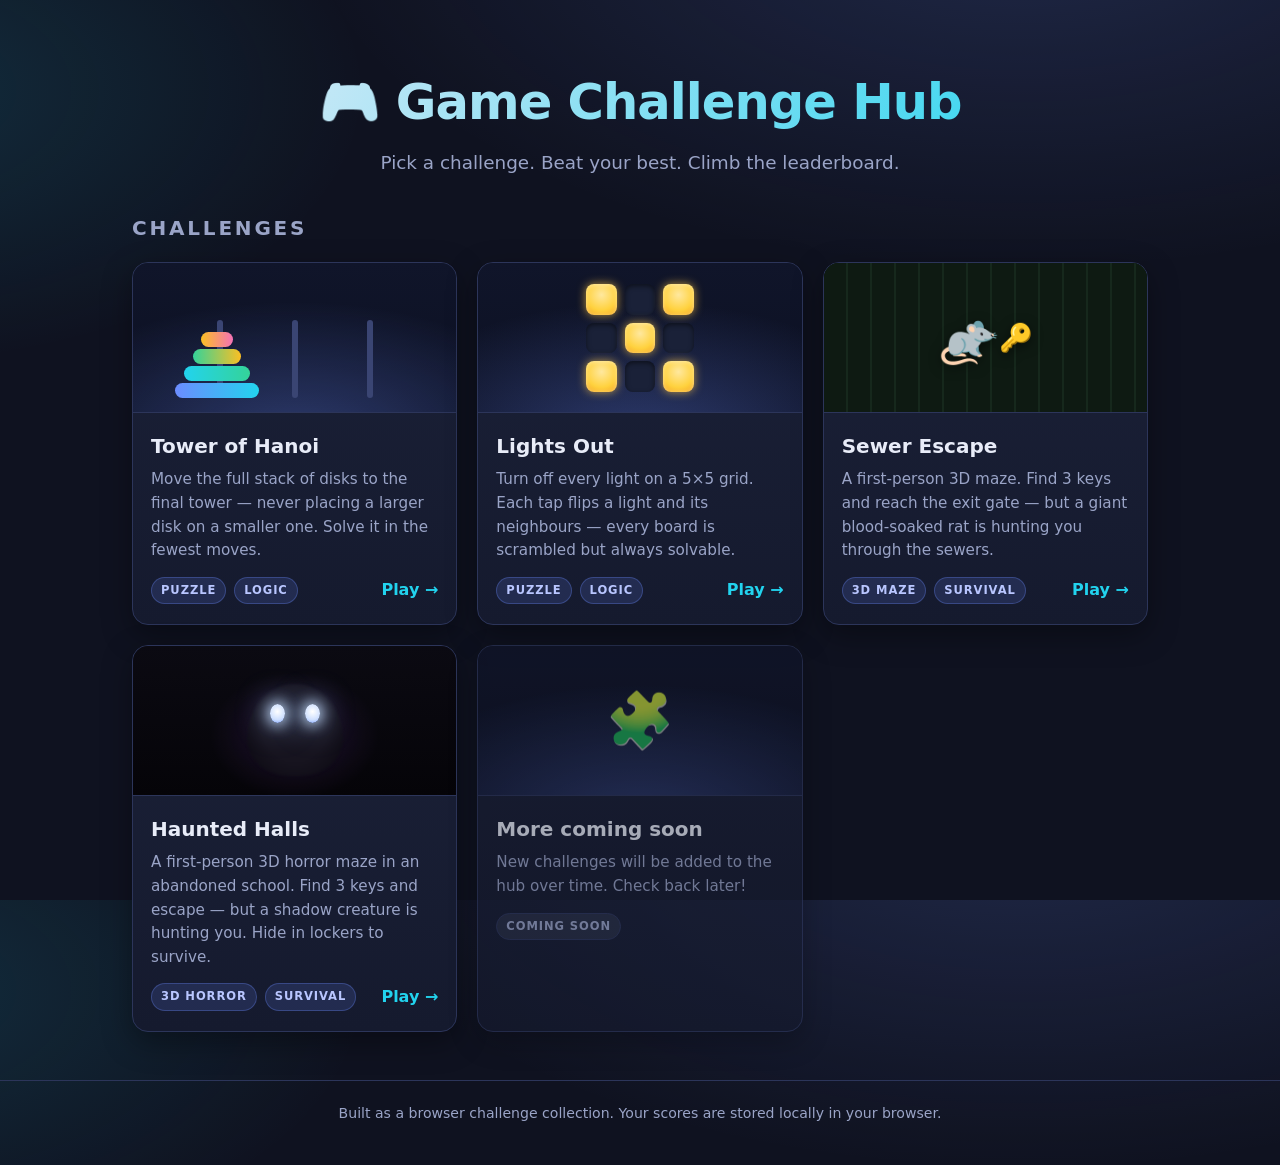
<file: index.html>
<!doctype html>
<html lang="en">
<head>
  <meta charset="utf-8" />
  <meta name="viewport" content="width=device-width, initial-scale=1" />
  <title>Game Challenge Hub</title>
  <meta name="description" content="A hub of browser mini-game challenges. Featuring the classic Tower of Hanoi puzzle." />
  <link rel="preconnect" href="https://fonts.googleapis.com" />
  <link rel="icon" href="data:image/svg+xml,<svg xmlns='http://www.w3.org/2000/svg' viewBox='0 0 100 100'><text y='.9em' font-size='90'>🎮</text></svg>" />
  <link rel="stylesheet" href="assets/style.css" />
</head>
<body class="hub">
  <header class="site-header">
    <div class="wrap">
      <h1 class="brand">🎮 Game Challenge Hub</h1>
      <p class="tagline">Pick a challenge. Beat your best. Climb the leaderboard.</p>
    </div>
  </header>

  <main class="wrap">
    <section aria-labelledby="challenges-title">
      <h2 id="challenges-title" class="section-title">Challenges</h2>
      <div class="card-grid" id="cardGrid">

        <a class="game-card" href="hanoi.html">
          <div class="game-card__art" aria-hidden="true">
            <div class="mini-hanoi">
              <span class="mini-peg"></span><span class="mini-peg"></span><span class="mini-peg"></span>
              <span class="mini-disk d1"></span>
              <span class="mini-disk d2"></span>
              <span class="mini-disk d3"></span>
              <span class="mini-disk d4"></span>
            </div>
          </div>
          <div class="game-card__body">
            <h3>Tower of Hanoi</h3>
            <p>Move the full stack of disks to the final tower — never placing a larger disk on a smaller one. Solve it in the fewest moves.</p>
            <div class="game-card__meta">
              <span class="tag">Puzzle</span>
              <span class="tag">Logic</span>
              <span class="play">Play →</span>
            </div>
          </div>
        </a>

        <a class="game-card" href="lightsout.html">
          <div class="game-card__art game-card__art--lights" aria-hidden="true">
            <div class="mini-lights">
              <span class="ml on"></span><span class="ml"></span><span class="ml on"></span>
              <span class="ml"></span><span class="ml on"></span><span class="ml"></span>
              <span class="ml on"></span><span class="ml"></span><span class="ml on"></span>
            </div>
          </div>
          <div class="game-card__body">
            <h3>Lights Out</h3>
            <p>Turn off every light on a 5×5 grid. Each tap flips a light and its neighbours — every board is scrambled but always solvable.</p>
            <div class="game-card__meta">
              <span class="tag">Puzzle</span>
              <span class="tag">Logic</span>
              <span class="play">Play →</span>
            </div>
          </div>
        </a>

        <a class="game-card" href="maze.html">
          <div class="game-card__art game-card__art--maze" aria-hidden="true">
            <div class="mini-maze">
              <span class="mm-rat">🐀</span>
              <span class="mm-key">🔑</span>
            </div>
          </div>
          <div class="game-card__body">
            <h3>Sewer Escape</h3>
            <p>A first-person 3D maze. Find 3 keys and reach the exit gate — but a giant blood-soaked rat is hunting you through the sewers.</p>
            <div class="game-card__meta">
              <span class="tag">3D Maze</span>
              <span class="tag">Survival</span>
              <span class="play">Play →</span>
            </div>
          </div>
        </a>

        <a class="game-card" href="school.html">
          <div class="game-card__art game-card__art--school" aria-hidden="true">
            <div class="mini-school">
              <span class="ms-eyes"><span></span><span></span></span>
            </div>
          </div>
          <div class="game-card__body">
            <h3>Haunted Halls</h3>
            <p>A first-person 3D horror maze in an abandoned school. Find 3 keys and escape — but a shadow creature is hunting you. Hide in lockers to survive.</p>
            <div class="game-card__meta">
              <span class="tag">3D Horror</span>
              <span class="tag">Survival</span>
              <span class="play">Play →</span>
            </div>
          </div>
        </a>

        <div class="game-card game-card--soon" aria-disabled="true">
          <div class="game-card__art game-card__art--soon" aria-hidden="true">
            <span class="soon-emoji">🧩</span>
          </div>
          <div class="game-card__body">
            <h3>More coming soon</h3>
            <p>New challenges will be added to the hub over time. Check back later!</p>
            <div class="game-card__meta">
              <span class="tag tag--muted">Coming soon</span>
            </div>
          </div>
        </div>

      </div>
    </section>
  </main>

  <footer class="site-footer">
    <div class="wrap">
      <p>Built as a browser challenge collection. Your scores are stored locally in your browser.</p>
    </div>
  </footer>
</body>
</html>
</file>
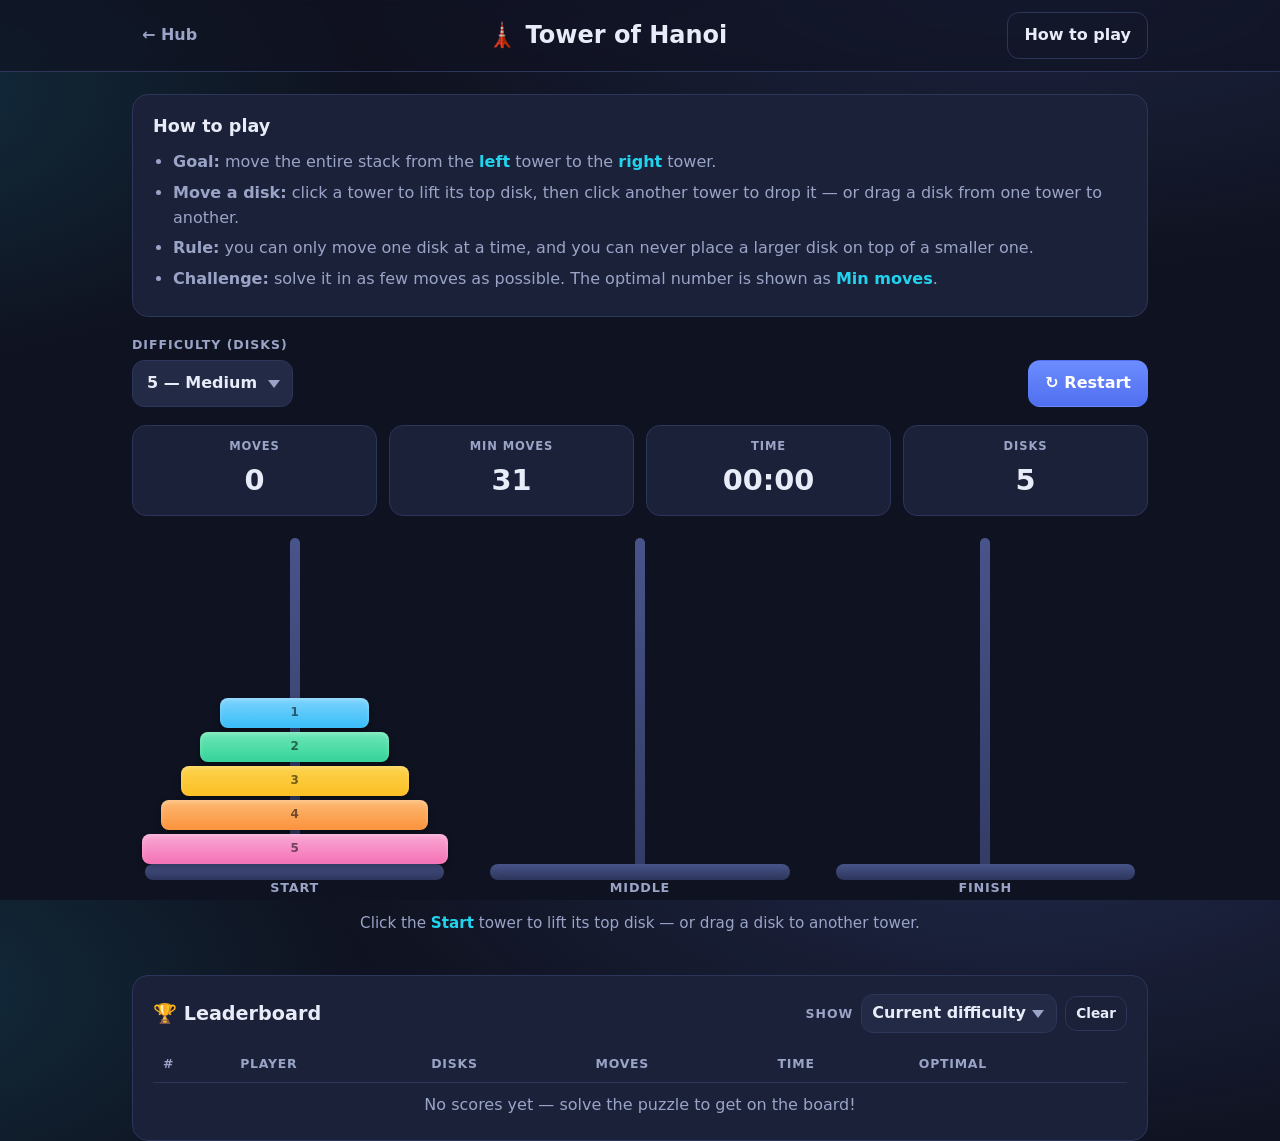
<file: hanoi.html>
<!doctype html>
<html lang="en">
<head>
  <meta charset="utf-8" />
  <meta name="viewport" content="width=device-width, initial-scale=1" />
  <title>Tower of Hanoi — Game Challenge Hub</title>
  <meta name="description" content="Play the classic Tower of Hanoi puzzle: move the full stack to the final tower in the fewest moves." />
  <link rel="icon" href="data:image/svg+xml,<svg xmlns='http://www.w3.org/2000/svg' viewBox='0 0 100 100'><text y='.9em' font-size='90'>🗼</text></svg>" />
  <link rel="stylesheet" href="assets/style.css" />
  <link rel="stylesheet" href="assets/hanoi.css" />
</head>
<body class="game-page">
  <header class="game-topbar">
    <div class="wrap game-topbar__inner">
      <a class="back-link" href="index.html">← Hub</a>
      <h1 class="game-title">🗼 Tower of Hanoi</h1>
      <button class="btn btn--ghost" id="howToBtn" type="button" aria-expanded="false" aria-controls="instructions">How to play</button>
    </div>
  </header>

  <main class="wrap">
    <!-- Instructions -->
    <section class="instructions" id="instructions" aria-label="How to play">
      <h2>How to play</h2>
      <ul>
        <li><strong>Goal:</strong> move the entire stack from the <em>left</em> tower to the <em>right</em> tower.</li>
        <li><strong>Move a disk:</strong> click a tower to lift its top disk, then click another tower to drop it — or drag a disk from one tower to another.</li>
        <li><strong>Rule:</strong> you can only move one disk at a time, and you can never place a larger disk on top of a smaller one.</li>
        <li><strong>Challenge:</strong> solve it in as few moves as possible. The optimal number is shown as <em>Min moves</em>.</li>
      </ul>
    </section>

    <!-- Controls -->
    <section class="controls" aria-label="Game controls">
      <div class="control">
        <label for="diskSelect">Difficulty (disks)</label>
        <select id="diskSelect">
          <option value="3">3 — Easy</option>
          <option value="4">4</option>
          <option value="5" selected>5 — Medium</option>
          <option value="6">6</option>
          <option value="7">7 — Hard</option>
          <option value="8">8 — Expert</option>
        </select>
      </div>
      <div class="control control--buttons">
        <button class="btn" id="restartBtn" type="button">↻ Restart</button>
      </div>
    </section>

    <!-- Stats -->
    <section class="stats" aria-label="Game stats" aria-live="polite">
      <div class="stat"><span class="stat__label">Moves</span><span class="stat__value" id="moveCount">0</span></div>
      <div class="stat"><span class="stat__label">Min moves</span><span class="stat__value" id="minMoves">31</span></div>
      <div class="stat"><span class="stat__label">Time</span><span class="stat__value" id="timer">00:00</span></div>
      <div class="stat"><span class="stat__label">Disks</span><span class="stat__value" id="diskStat">5</span></div>
    </section>

    <!-- Board -->
    <section class="board" id="board" aria-label="Game board">
      <div class="peg" data-peg="0" role="button" tabindex="0" aria-label="Tower 1 (start)">
        <div class="peg__disks"></div>
        <div class="peg__rod"></div>
        <div class="peg__base"></div>
        <div class="peg__label">Start</div>
      </div>
      <div class="peg" data-peg="1" role="button" tabindex="0" aria-label="Tower 2 (middle)">
        <div class="peg__disks"></div>
        <div class="peg__rod"></div>
        <div class="peg__base"></div>
        <div class="peg__label">Middle</div>
      </div>
      <div class="peg" data-peg="2" role="button" tabindex="0" aria-label="Tower 3 (finish)">
        <div class="peg__disks"></div>
        <div class="peg__rod"></div>
        <div class="peg__base"></div>
        <div class="peg__label">Finish</div>
      </div>
    </section>
    <p class="hint" id="hint">Click the <strong>Start</strong> tower to lift its top disk.</p>

    <!-- Leaderboard -->
    <section class="leaderboard" aria-label="Leaderboard">
      <div class="leaderboard__head">
        <h2>🏆 Leaderboard</h2>
        <div class="leaderboard__filter">
          <label for="lbFilter">Show</label>
          <select id="lbFilter">
            <option value="current">Current difficulty</option>
            <option value="all">All difficulties</option>
          </select>
          <button class="btn btn--ghost btn--sm" id="clearLbBtn" type="button">Clear</button>
        </div>
      </div>
      <div class="table-wrap">
        <table class="lb-table">
          <thead>
            <tr><th>#</th><th>Player</th><th>Disks</th><th>Moves</th><th>Time</th><th class="col-opt">Optimal</th></tr>
          </thead>
          <tbody id="lbBody"></tbody>
        </table>
      </div>
      <p class="lb-empty" id="lbEmpty">No scores yet — solve the puzzle to get on the board!</p>
    </section>
  </main>

  <!-- Victory modal -->
  <div class="modal-backdrop" id="victoryModal" hidden>
    <div class="modal" role="dialog" aria-modal="true" aria-labelledby="victoryTitle">
      <div class="modal__confetti" aria-hidden="true">🎉</div>
      <h2 id="victoryTitle">Puzzle solved!</h2>
      <p class="modal__sub" id="victorySub"></p>
      <div class="modal__stats" id="modalStats"></div>
      <div class="modal__save" id="saveRow">
        <label for="playerName">Save your score</label>
        <div class="modal__save-row">
          <input id="playerName" type="text" maxlength="20" placeholder="Your name" autocomplete="off" />
          <button class="btn" id="saveScoreBtn" type="button">Save</button>
        </div>
        <p class="modal__saved" id="savedMsg" hidden>Saved to the leaderboard! ✔</p>
      </div>
      <div class="modal__actions">
        <button class="btn" id="playAgainBtn" type="button">Play again</button>
        <a class="btn btn--ghost" href="index.html">Back to hub</a>
      </div>
    </div>
  </div>

  <!-- Floating disk layer for drag -->
  <div id="dragLayer" aria-hidden="true"></div>

  <script src="assets/hanoi.js"></script>
</body>
</html>
</file>
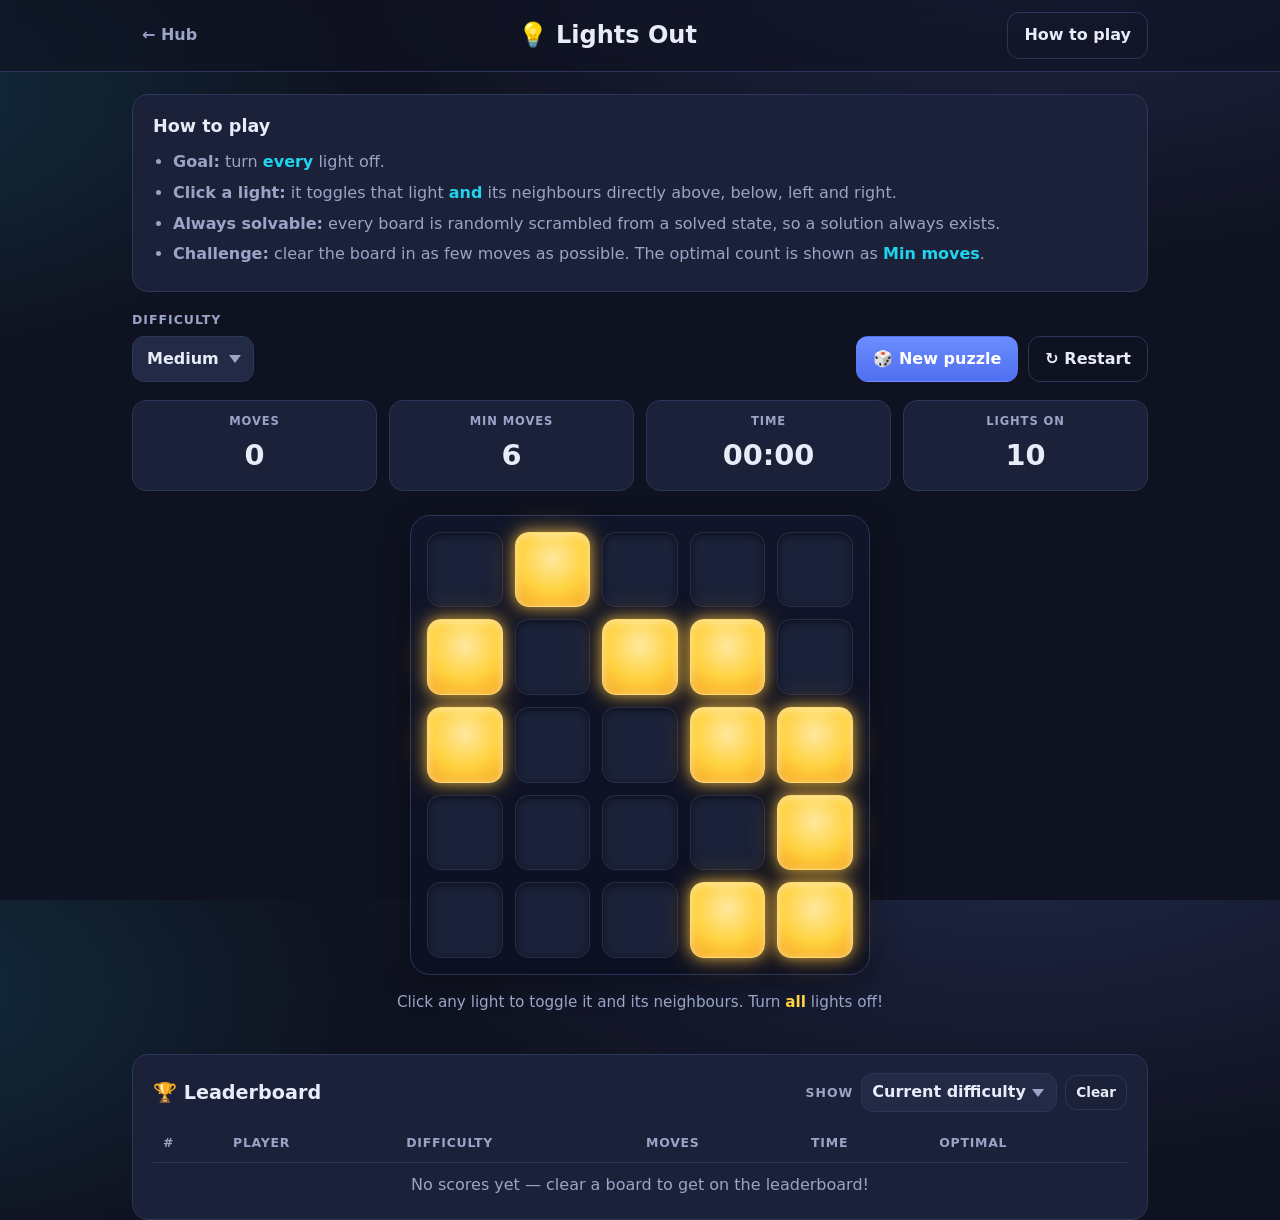
<file: lightsout.html>
<!doctype html>
<html lang="en">
<head>
  <meta charset="utf-8" />
  <meta name="viewport" content="width=device-width, initial-scale=1" />
  <title>Lights Out — Game Challenge Hub</title>
  <meta name="description" content="Play Lights Out: turn off every light on a 5x5 grid in the fewest moves. Every board is randomized but always solvable." />
  <link rel="icon" href="data:image/svg+xml,<svg xmlns='http://www.w3.org/2000/svg' viewBox='0 0 100 100'><text y='.9em' font-size='90'>💡</text></svg>" />
  <link rel="stylesheet" href="assets/style.css" />
  <link rel="stylesheet" href="assets/lightsout.css" />
</head>
<body class="game-page">
  <header class="game-topbar">
    <div class="wrap game-topbar__inner">
      <a class="back-link" href="index.html">← Hub</a>
      <h1 class="game-title">💡 Lights Out</h1>
      <button class="btn btn--ghost" id="howToBtn" type="button" aria-expanded="false" aria-controls="instructions">How to play</button>
    </div>
  </header>

  <main class="wrap">
    <!-- Instructions -->
    <section class="instructions" id="instructions" aria-label="How to play">
      <h2>How to play</h2>
      <ul>
        <li><strong>Goal:</strong> turn <em>every</em> light off.</li>
        <li><strong>Click a light:</strong> it toggles that light <em>and</em> its neighbours directly above, below, left and right.</li>
        <li><strong>Always solvable:</strong> every board is randomly scrambled from a solved state, so a solution always exists.</li>
        <li><strong>Challenge:</strong> clear the board in as few moves as possible. The optimal count is shown as <em>Min moves</em>.</li>
      </ul>
    </section>

    <!-- Controls -->
    <section class="controls" aria-label="Game controls">
      <div class="control">
        <label for="diffSelect">Difficulty</label>
        <select id="diffSelect">
          <option value="easy">Easy</option>
          <option value="medium" selected>Medium</option>
          <option value="hard">Hard</option>
          <option value="expert">Expert</option>
        </select>
      </div>
      <div class="control control--buttons">
        <button class="btn" id="newBtn" type="button">🎲 New puzzle</button>
        <button class="btn btn--ghost" id="restartBtn" type="button">↻ Restart</button>
      </div>
    </section>

    <!-- Stats -->
    <section class="stats" aria-label="Game stats" aria-live="polite">
      <div class="stat"><span class="stat__label">Moves</span><span class="stat__value" id="moveCount">0</span></div>
      <div class="stat"><span class="stat__label">Min moves</span><span class="stat__value" id="minMoves">0</span></div>
      <div class="stat"><span class="stat__label">Time</span><span class="stat__value" id="timer">00:00</span></div>
      <div class="stat"><span class="stat__label">Lights on</span><span class="stat__value" id="litStat">0</span></div>
    </section>

    <!-- Board -->
    <section class="board-wrap" aria-label="Game board">
      <div class="lights-grid" id="grid" role="grid" aria-label="Lights Out 5 by 5 grid"></div>
    </section>
    <p class="hint" id="hint">Click any light to toggle it and its neighbours.</p>

    <!-- Leaderboard -->
    <section class="leaderboard" aria-label="Leaderboard">
      <div class="leaderboard__head">
        <h2>🏆 Leaderboard</h2>
        <div class="leaderboard__filter">
          <label for="lbFilter">Show</label>
          <select id="lbFilter">
            <option value="current">Current difficulty</option>
            <option value="all">All difficulties</option>
          </select>
          <button class="btn btn--ghost btn--sm" id="clearLbBtn" type="button">Clear</button>
        </div>
      </div>
      <div class="table-wrap">
        <table class="lb-table">
          <thead>
            <tr><th>#</th><th>Player</th><th>Difficulty</th><th>Moves</th><th>Time</th><th class="col-opt">Optimal</th></tr>
          </thead>
          <tbody id="lbBody"></tbody>
        </table>
      </div>
      <p class="lb-empty" id="lbEmpty">No scores yet — clear a board to get on the leaderboard!</p>
    </section>
  </main>

  <!-- Victory modal -->
  <div class="modal-backdrop" id="victoryModal" hidden>
    <div class="modal" role="dialog" aria-modal="true" aria-labelledby="victoryTitle">
      <div class="modal__confetti" aria-hidden="true">🎉</div>
      <h2 id="victoryTitle">Lights out!</h2>
      <p class="modal__sub" id="victorySub"></p>
      <div class="modal__stats" id="modalStats"></div>
      <div class="modal__save" id="saveRow">
        <label for="playerName">Save your score</label>
        <div class="modal__save-row">
          <input id="playerName" type="text" maxlength="20" placeholder="Your name" autocomplete="off" />
          <button class="btn" id="saveScoreBtn" type="button">Save</button>
        </div>
        <p class="modal__saved" id="savedMsg" hidden>Saved to the leaderboard! ✔</p>
      </div>
      <div class="modal__actions">
        <button class="btn" id="playAgainBtn" type="button">New puzzle</button>
        <a class="btn btn--ghost" href="index.html">Back to hub</a>
      </div>
    </div>
  </div>

  <script src="assets/lightsout.js"></script>
</body>
</html>
</file>
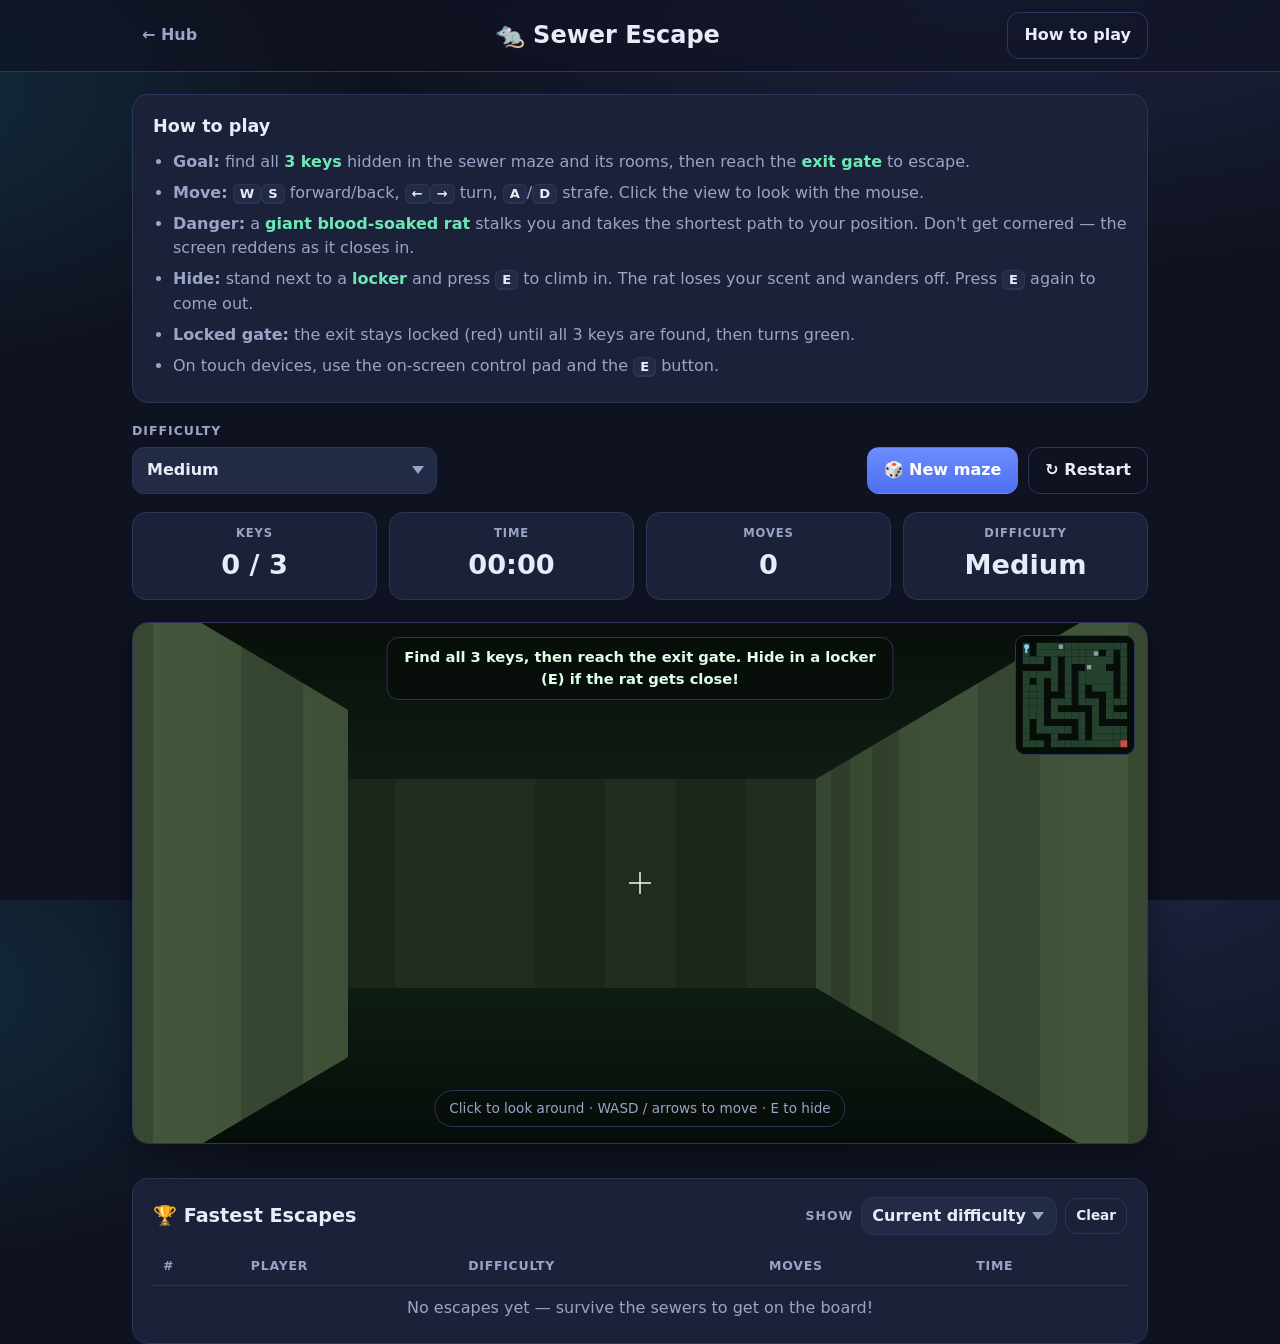
<file: maze.html>
<!doctype html>
<html lang="en">
<head>
  <meta charset="utf-8" />
  <meta name="viewport" content="width=device-width, initial-scale=1, maximum-scale=1, user-scalable=no" />
  <title>Sewer Escape — Game Challenge Hub</title>
  <meta name="description" content="A first-person 3D maze escape: find 3 keys and reach the exit while a giant bloody rat hunts you through the sewers." />
  <link rel="icon" href="data:image/svg+xml,<svg xmlns='http://www.w3.org/2000/svg' viewBox='0 0 100 100'><text y='.9em' font-size='90'>🐀</text></svg>" />
  <link rel="stylesheet" href="assets/style.css" />
  <link rel="stylesheet" href="assets/maze.css" />
</head>
<body class="game-page">
  <header class="game-topbar">
    <div class="wrap game-topbar__inner">
      <a class="back-link" href="index.html">← Hub</a>
      <h1 class="game-title">🐀 Sewer Escape</h1>
      <button class="btn btn--ghost" id="howToBtn" type="button" aria-expanded="false" aria-controls="instructions">How to play</button>
    </div>
  </header>

  <main class="wrap">
    <section class="instructions" id="instructions" aria-label="How to play">
      <h2>How to play</h2>
      <ul>
        <li><strong>Goal:</strong> find all <em>3 keys</em> hidden in the sewer maze and its rooms, then reach the <em>exit gate</em> to escape.</li>
        <li><strong>Move:</strong> <kbd>W</kbd><kbd>S</kbd> forward/back, <kbd>←</kbd><kbd>→</kbd> turn, <kbd>A</kbd>/<kbd>D</kbd> strafe. Click the view to look with the mouse.</li>
        <li><strong>Danger:</strong> a <em>giant blood-soaked rat</em> stalks you and takes the shortest path to your position. Don't get cornered — the screen reddens as it closes in.</li>
        <li><strong>Hide:</strong> stand next to a <em>locker</em> and press <kbd>E</kbd> to climb in. The rat loses your scent and wanders off. Press <kbd>E</kbd> again to come out.</li>
        <li><strong>Locked gate:</strong> the exit stays locked (red) until all 3 keys are found, then turns green.</li>
        <li>On touch devices, use the on-screen control pad and the <kbd>E</kbd> button.</li>
      </ul>
    </section>

    <section class="controls" aria-label="Game controls">
      <div class="control">
        <label for="diffSelect">Difficulty</label>
        <select id="diffSelect">
          <option value="easy">Easy — small maze, slow rat</option>
          <option value="medium" selected>Medium</option>
          <option value="hard">Hard — big maze, fast rat</option>
        </select>
      </div>
      <div class="control control--buttons">
        <button class="btn" id="newBtn" type="button">🎲 New maze</button>
        <button class="btn btn--ghost" id="restartBtn" type="button">↻ Restart</button>
      </div>
    </section>

    <section class="stats" aria-label="Game stats" aria-live="polite">
      <div class="stat"><span class="stat__label">Keys</span><span class="stat__value" id="keysStat">0 / 3</span></div>
      <div class="stat"><span class="stat__label">Time</span><span class="stat__value" id="timer">00:00</span></div>
      <div class="stat"><span class="stat__label">Moves</span><span class="stat__value" id="moveCount">0</span></div>
      <div class="stat"><span class="stat__label">Difficulty</span><span class="stat__value" id="diffStat">Medium</span></div>
    </section>

    <!-- 3D viewport -->
    <section class="viewport" id="viewport" aria-label="3D maze view">
      <canvas id="view"></canvas>
      <div class="locker-overlay" id="lockerOverlay" aria-hidden="true"></div>
      <div class="vignette" id="vignette" aria-hidden="true"></div>
      <div class="crosshair" aria-hidden="true"></div>
      <div class="message" id="message" role="status"></div>
      <div class="interact-hint" id="interactHint" role="status"></div>
      <div class="lock-hint" id="lockHint">Click to look around · WASD / arrows to move · E to hide</div>
      <canvas class="minimap" id="minimap" width="150" height="150" aria-label="Minimap"></canvas>

      <!-- Touch control pad -->
      <div class="touchpad" aria-hidden="true">
        <div class="touchpad__row">
          <button class="tbtn" id="btnStrafeL" type="button">⇦</button>
          <button class="tbtn" id="btnFwd" type="button">▲</button>
          <button class="tbtn" id="btnStrafeR" type="button">⇨</button>
        </div>
        <div class="touchpad__row">
          <button class="tbtn" id="btnLeft" type="button">↺</button>
          <button class="tbtn" id="btnBack" type="button">▼</button>
          <button class="tbtn" id="btnRight" type="button">↻</button>
        </div>
        <div class="touchpad__row">
          <button class="tbtn tbtn--wide" id="btnHide" type="button">E · Hide</button>
        </div>
      </div>
    </section>

    <!-- Leaderboard -->
    <section class="leaderboard" aria-label="Leaderboard">
      <div class="leaderboard__head">
        <h2>🏆 Fastest Escapes</h2>
        <div class="leaderboard__filter">
          <label for="lbFilter">Show</label>
          <select id="lbFilter">
            <option value="current">Current difficulty</option>
            <option value="all">All difficulties</option>
          </select>
          <button class="btn btn--ghost btn--sm" id="clearLbBtn" type="button">Clear</button>
        </div>
      </div>
      <div class="table-wrap">
        <table class="lb-table">
          <thead>
            <tr><th>#</th><th>Player</th><th>Difficulty</th><th>Moves</th><th>Time</th></tr>
          </thead>
          <tbody id="lbBody"></tbody>
        </table>
      </div>
      <p class="lb-empty" id="lbEmpty">No escapes yet — survive the sewers to get on the board!</p>
    </section>
  </main>

  <!-- End modal -->
  <div class="modal-backdrop" id="endModal" hidden>
    <div class="modal" role="dialog" aria-modal="true" aria-labelledby="modalTitle">
      <div class="modal__confetti" id="modalIcon" aria-hidden="true">🔑</div>
      <h2 id="modalTitle">You escaped!</h2>
      <p class="modal__sub" id="modalSub"></p>
      <div class="modal__stats" id="modalStats"></div>
      <div class="modal__save" id="saveRow">
        <label for="playerName">Save your escape</label>
        <div class="modal__save-row">
          <input id="playerName" type="text" maxlength="20" placeholder="Your name" autocomplete="off" />
          <button class="btn" id="saveScoreBtn" type="button">Save</button>
        </div>
        <p class="modal__saved" id="savedMsg" hidden>Saved to the leaderboard! ✔</p>
      </div>
      <div class="modal__actions">
        <button class="btn" id="againBtn" type="button">New maze</button>
        <a class="btn btn--ghost" href="index.html">Back to hub</a>
      </div>
    </div>
  </div>

  <script src="assets/maze.js"></script>
</body>
</html>
</file>
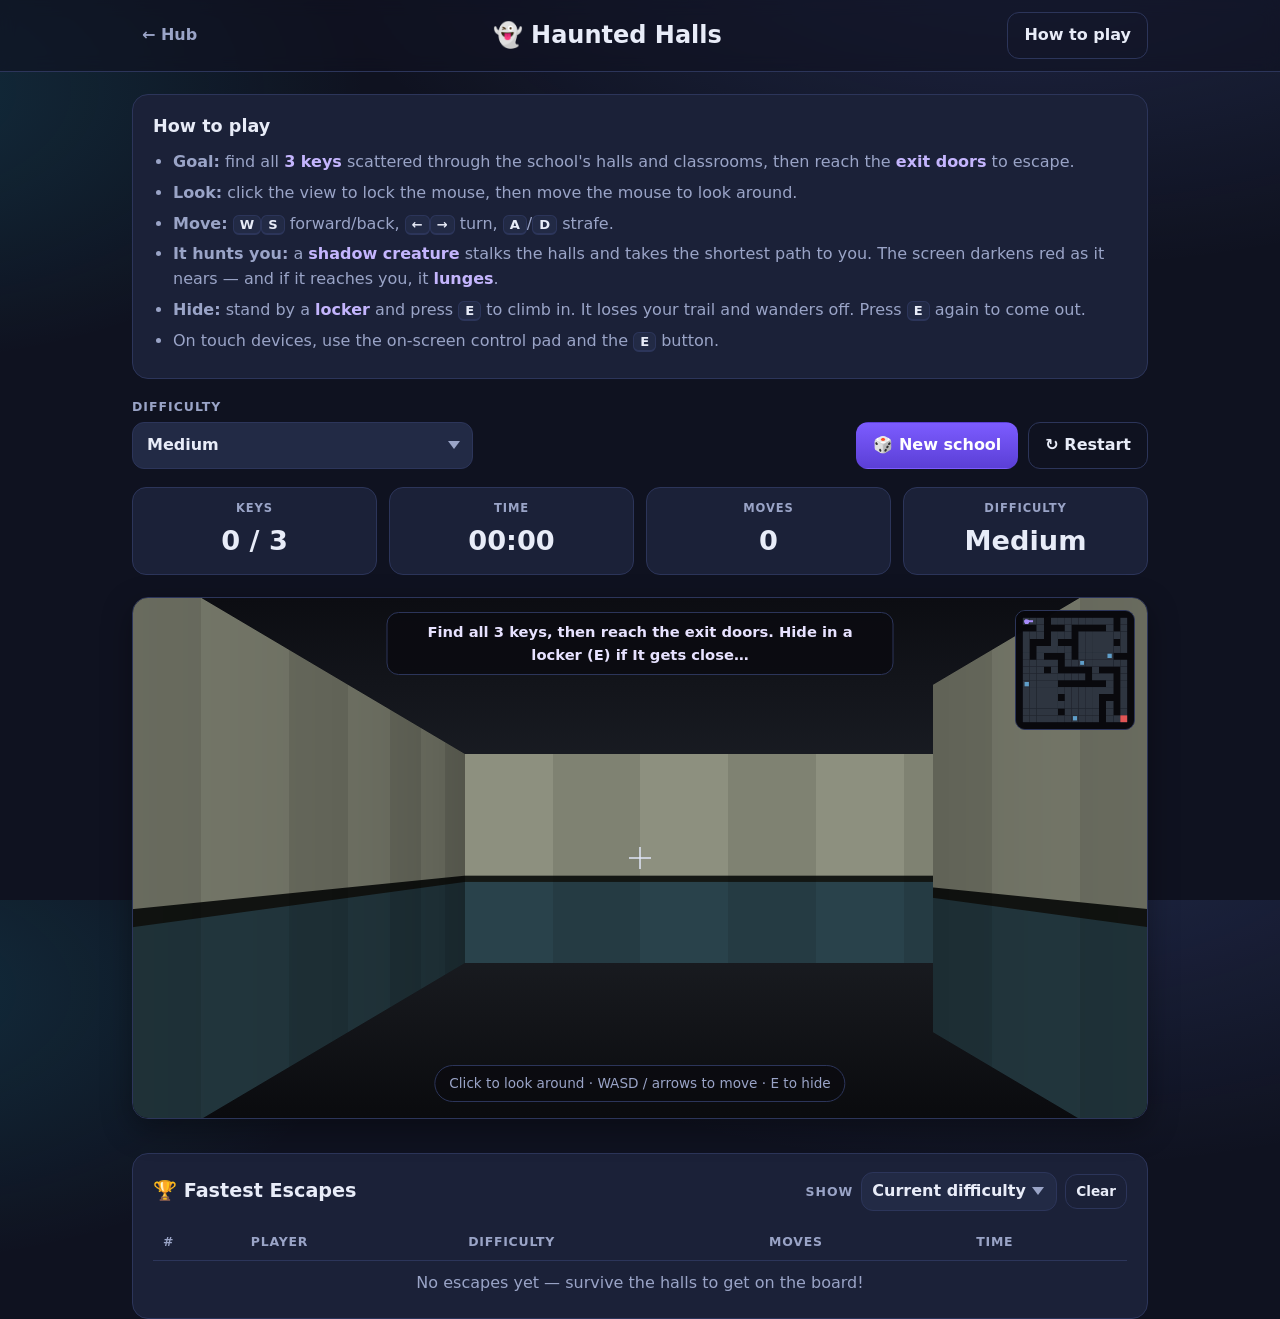
<file: school.html>
<!doctype html>
<html lang="en">
<head>
  <meta charset="utf-8" />
  <meta name="viewport" content="width=device-width, initial-scale=1, maximum-scale=1, user-scalable=no" />
  <title>Haunted Halls — Game Challenge Hub</title>
  <meta name="description" content="A first-person 3D horror maze set in an abandoned school. Find 3 keys and escape while a shadow creature hunts you. Hide in lockers to survive." />
  <link rel="icon" href="data:image/svg+xml,<svg xmlns='http://www.w3.org/2000/svg' viewBox='0 0 100 100'><text y='.9em' font-size='90'>👻</text></svg>" />
  <link rel="stylesheet" href="assets/style.css" />
  <link rel="stylesheet" href="assets/school.css" />
</head>
<body class="game-page">
  <header class="game-topbar">
    <div class="wrap game-topbar__inner">
      <a class="back-link" href="index.html">← Hub</a>
      <h1 class="game-title">👻 Haunted Halls</h1>
      <button class="btn btn--ghost" id="howToBtn" type="button" aria-expanded="false" aria-controls="instructions">How to play</button>
    </div>
  </header>

  <main class="wrap">
    <section class="instructions" id="instructions" aria-label="How to play">
      <h2>How to play</h2>
      <ul>
        <li><strong>Goal:</strong> find all <em>3 keys</em> scattered through the school's halls and classrooms, then reach the <em>exit doors</em> to escape.</li>
        <li><strong>Look:</strong> click the view to lock the mouse, then move the mouse to look around.</li>
        <li><strong>Move:</strong> <kbd>W</kbd><kbd>S</kbd> forward/back, <kbd>←</kbd><kbd>→</kbd> turn, <kbd>A</kbd>/<kbd>D</kbd> strafe.</li>
        <li><strong>It hunts you:</strong> a <em>shadow creature</em> stalks the halls and takes the shortest path to you. The screen darkens red as it nears — and if it reaches you, it <em>lunges</em>.</li>
        <li><strong>Hide:</strong> stand by a <em>locker</em> and press <kbd>E</kbd> to climb in. It loses your trail and wanders off. Press <kbd>E</kbd> again to come out.</li>
        <li>On touch devices, use the on-screen control pad and the <kbd>E</kbd> button.</li>
      </ul>
    </section>

    <section class="controls" aria-label="Game controls">
      <div class="control">
        <label for="diffSelect">Difficulty</label>
        <select id="diffSelect">
          <option value="easy">Easy — small school, slow haunt</option>
          <option value="medium" selected>Medium</option>
          <option value="hard">Hard — big school, fast haunt</option>
        </select>
      </div>
      <div class="control control--buttons">
        <button class="btn" id="newBtn" type="button">🎲 New school</button>
        <button class="btn btn--ghost" id="restartBtn" type="button">↻ Restart</button>
      </div>
    </section>

    <section class="stats" aria-label="Game stats" aria-live="polite">
      <div class="stat"><span class="stat__label">Keys</span><span class="stat__value" id="keysStat">0 / 3</span></div>
      <div class="stat"><span class="stat__label">Time</span><span class="stat__value" id="timer">00:00</span></div>
      <div class="stat"><span class="stat__label">Moves</span><span class="stat__value" id="moveCount">0</span></div>
      <div class="stat"><span class="stat__label">Difficulty</span><span class="stat__value" id="diffStat">Medium</span></div>
    </section>

    <section class="viewport" id="viewport" aria-label="3D school view">
      <canvas id="view"></canvas>
      <div class="locker-overlay" id="lockerOverlay" aria-hidden="true"></div>
      <div class="vignette" id="vignette" aria-hidden="true"></div>
      <div class="crosshair" aria-hidden="true"></div>
      <div class="message" id="message" role="status"></div>
      <div class="interact-hint" id="interactHint" role="status"></div>
      <div class="lock-hint" id="lockHint">Click to look around · WASD / arrows to move · E to hide</div>
      <canvas class="minimap" id="minimap" width="150" height="150" aria-label="Minimap"></canvas>

      <div class="touchpad" aria-hidden="true">
        <div class="touchpad__row">
          <button class="tbtn" id="btnStrafeL" type="button">⇦</button>
          <button class="tbtn" id="btnFwd" type="button">▲</button>
          <button class="tbtn" id="btnStrafeR" type="button">⇨</button>
        </div>
        <div class="touchpad__row">
          <button class="tbtn" id="btnLeft" type="button">↺</button>
          <button class="tbtn" id="btnBack" type="button">▼</button>
          <button class="tbtn" id="btnRight" type="button">↻</button>
        </div>
        <div class="touchpad__row">
          <button class="tbtn tbtn--wide" id="btnHide" type="button">E · Hide</button>
        </div>
      </div>
    </section>

    <section class="leaderboard" aria-label="Leaderboard">
      <div class="leaderboard__head">
        <h2>🏆 Fastest Escapes</h2>
        <div class="leaderboard__filter">
          <label for="lbFilter">Show</label>
          <select id="lbFilter">
            <option value="current">Current difficulty</option>
            <option value="all">All difficulties</option>
          </select>
          <button class="btn btn--ghost btn--sm" id="clearLbBtn" type="button">Clear</button>
        </div>
      </div>
      <div class="table-wrap">
        <table class="lb-table">
          <thead><tr><th>#</th><th>Player</th><th>Difficulty</th><th>Moves</th><th>Time</th></tr></thead>
          <tbody id="lbBody"></tbody>
        </table>
      </div>
      <p class="lb-empty" id="lbEmpty">No escapes yet — survive the halls to get on the board!</p>
    </section>
  </main>

  <!-- End modal -->
  <div class="modal-backdrop" id="endModal" hidden>
    <div class="modal" role="dialog" aria-modal="true" aria-labelledby="modalTitle">
      <div class="modal__confetti" id="modalIcon" aria-hidden="true">🔑</div>
      <h2 id="modalTitle">You escaped!</h2>
      <p class="modal__sub" id="modalSub"></p>
      <div class="modal__stats" id="modalStats"></div>
      <div class="modal__save" id="saveRow">
        <label for="playerName">Save your escape</label>
        <div class="modal__save-row">
          <input id="playerName" type="text" maxlength="20" placeholder="Your name" autocomplete="off" />
          <button class="btn" id="saveScoreBtn" type="button">Save</button>
        </div>
        <p class="modal__saved" id="savedMsg" hidden>Saved to the leaderboard! ✔</p>
      </div>
      <div class="modal__actions">
        <button class="btn" id="againBtn" type="button">New school</button>
        <a class="btn btn--ghost" href="index.html">Back to hub</a>
      </div>
    </div>
  </div>

  <!-- Jump scare overlay -->
  <div class="jumpscare" id="jumpscare" aria-hidden="true"><canvas id="jumpscareCanvas"></canvas></div>

  <script src="assets/school.js"></script>
</body>
</html>
</file>
<file: assets/style.css>
/* ===========================================================
   Game Challenge Hub — shared base + hub styles
   =========================================================== */

:root {
  --bg: #0f1220;
  --bg-2: #151a2e;
  --panel: #1b2138;
  --panel-2: #222a45;
  --border: #2c355a;
  --text: #e8ecf8;
  --text-dim: #9aa4c7;
  --accent: #6c8cff;
  --accent-2: #22d3ee;
  --good: #34d399;
  --warn: #fbbf24;
  --bad: #f87171;
  --shadow: 0 10px 30px rgba(0, 0, 0, 0.35);
  --radius: 16px;
  --maxw: 1080px;
}

* { box-sizing: border-box; }

html, body { height: 100%; }

body {
  margin: 0;
  font-family: "Segoe UI", system-ui, -apple-system, Roboto, Helvetica, Arial, sans-serif;
  color: var(--text);
  background:
    radial-gradient(1200px 600px at 80% -10%, rgba(108, 140, 255, 0.18), transparent 60%),
    radial-gradient(900px 500px at -10% 10%, rgba(34, 211, 238, 0.14), transparent 55%),
    var(--bg);
  line-height: 1.55;
  -webkit-font-smoothing: antialiased;
}

.wrap {
  width: 100%;
  max-width: var(--maxw);
  margin-inline: auto;
  padding-inline: clamp(16px, 4vw, 32px);
}

a { color: var(--accent); }

/* ---------- Header ---------- */
.site-header {
  padding: clamp(28px, 6vw, 64px) 0 clamp(18px, 3vw, 28px);
  text-align: center;
}
.brand {
  margin: 0;
  font-size: clamp(1.9rem, 5vw, 3.1rem);
  font-weight: 800;
  letter-spacing: -0.02em;
  background: linear-gradient(120deg, var(--text), var(--accent-2));
  -webkit-background-clip: text;
  background-clip: text;
  color: transparent;
}
.tagline {
  margin: 8px 0 0;
  color: var(--text-dim);
  font-size: clamp(0.95rem, 2.4vw, 1.15rem);
}

.section-title {
  font-size: 1.25rem;
  margin: 8px 0 18px;
  color: var(--text-dim);
  text-transform: uppercase;
  letter-spacing: 0.14em;
  font-weight: 700;
}

/* ---------- Card grid ---------- */
.card-grid {
  display: grid;
  grid-template-columns: repeat(auto-fill, minmax(280px, 1fr));
  gap: 20px;
  padding-bottom: 48px;
}

.game-card {
  display: flex;
  flex-direction: column;
  background: linear-gradient(180deg, var(--panel), var(--bg-2));
  border: 1px solid var(--border);
  border-radius: var(--radius);
  overflow: hidden;
  text-decoration: none;
  color: inherit;
  box-shadow: var(--shadow);
  transition: transform 0.18s ease, border-color 0.18s ease, box-shadow 0.18s ease;
}
.game-card:hover:not([aria-disabled]) {
  transform: translateY(-4px);
  border-color: var(--accent);
  box-shadow: 0 16px 40px rgba(108, 140, 255, 0.25);
}
.game-card--soon { opacity: 0.7; }

.game-card__art {
  height: 150px;
  background:
    radial-gradient(400px 200px at 50% 120%, rgba(108, 140, 255, 0.35), transparent 70%),
    linear-gradient(180deg, #10152a, #0c1022);
  display: flex;
  align-items: flex-end;
  justify-content: center;
  border-bottom: 1px solid var(--border);
}
.game-card__art--soon { align-items: center; }
.soon-emoji { font-size: 3.4rem; filter: grayscale(0.2); }

.game-card__body { padding: 18px 18px 20px; }
.game-card__body h3 { margin: 0 0 6px; font-size: 1.25rem; }
.game-card__body p { margin: 0 0 14px; color: var(--text-dim); font-size: 0.95rem; }

.game-card__meta { display: flex; align-items: center; gap: 8px; flex-wrap: wrap; }
.tag {
  font-size: 0.72rem;
  text-transform: uppercase;
  letter-spacing: 0.08em;
  font-weight: 700;
  padding: 4px 9px;
  border-radius: 999px;
  background: rgba(108, 140, 255, 0.16);
  color: #b9c6ff;
  border: 1px solid rgba(108, 140, 255, 0.3);
}
.tag--muted { background: rgba(154, 164, 199, 0.12); color: var(--text-dim); border-color: var(--border); }
.play { margin-left: auto; font-weight: 700; color: var(--accent-2); }

/* ---------- Mini Hanoi art ---------- */
.mini-hanoi {
  position: relative;
  width: 220px;
  height: 96px;
  margin-bottom: 14px;
}
.mini-peg {
  position: absolute;
  bottom: 0;
  width: 6px;
  height: 78px;
  border-radius: 3px;
  background: #3a4573;
}
.mini-peg:nth-child(1) { left: 32px; }
.mini-peg:nth-child(2) { left: 107px; }
.mini-peg:nth-child(3) { left: 182px; }
.mini-disk {
  position: absolute;
  left: 35px;
  height: 15px;
  border-radius: 8px;
  transform: translateX(-50%);
  margin-left: -3px;
}
.mini-disk.d1 { bottom: 0;  width: 84px; background: linear-gradient(90deg, #6c8cff, #22d3ee); }
.mini-disk.d2 { bottom: 17px; width: 66px; background: linear-gradient(90deg, #22d3ee, #34d399); }
.mini-disk.d3 { bottom: 34px; width: 48px; background: linear-gradient(90deg, #34d399, #fbbf24); }
.mini-disk.d4 { bottom: 51px; width: 32px; background: linear-gradient(90deg, #fbbf24, #f472b6); }

/* ---------- Mini Lights Out art ---------- */
.game-card__art--lights { align-items: center; }
.mini-lights {
  display: grid;
  grid-template-columns: repeat(3, 1fr);
  gap: 8px;
  width: 108px;
  height: 108px;
}
.ml {
  border-radius: 8px;
  background: #1a2138;
  box-shadow: inset 0 2px 5px rgba(0, 0, 0, 0.5);
}
.ml.on {
  background: radial-gradient(circle at 50% 35%, #ffe89e, #ffd23f 60%, #f5a623);
  box-shadow: 0 0 10px rgba(255, 200, 70, 0.7), inset 0 1px 4px rgba(255, 255, 255, 0.5);
}

/* ---------- Mini Sewer Escape art ---------- */
.game-card__art--maze {
  align-items: center;
  background:
    repeating-linear-gradient(90deg, #0e1a12 0 22px, #16281c 22px 24px),
    repeating-linear-gradient(0deg, #0e1a12 0 22px, #16281c 22px 24px),
    linear-gradient(180deg, #0c1710, #060d09);
}
.mini-maze {
  position: relative;
  width: 120px; height: 96px;
  display: flex; align-items: center; justify-content: space-between;
  padding: 0 14px;
  filter: drop-shadow(0 3px 6px rgba(0, 0, 0, 0.5));
}
.mm-rat { font-size: 3rem; transform: scaleX(-1); }
.mm-key { font-size: 1.7rem; }

/* ---------- Mini Haunted Halls art ---------- */
.game-card__art--school {
  align-items: center;
  background:
    radial-gradient(120px 90px at 50% 60%, rgba(80, 40, 120, 0.35), transparent 70%),
    linear-gradient(180deg, #0b0a12, #050408);
}
.mini-school {
  position: relative; width: 130px; height: 110px;
  display: flex; align-items: center; justify-content: center;
}
.mini-school::before { /* hunched shadow silhouette */
  content: ""; position: absolute; bottom: 0; width: 96px; height: 92px;
  background: radial-gradient(ellipse at 50% 30%, #17141f 0 55%, #0a0810 100%);
  border-radius: 50% 50% 44% 44% / 60% 60% 40% 40%;
  filter: blur(1px);
}
.ms-eyes { position: relative; display: flex; gap: 20px; margin-bottom: 14px; }
.ms-eyes span {
  width: 15px; height: 19px; border-radius: 50%;
  background: radial-gradient(circle at 50% 40%, #ffffff, #cfe0ff 60%, #7aa0ff);
  box-shadow: 0 0 14px 3px rgba(200, 225, 255, 0.85), 0 0 30px 6px rgba(150, 190, 255, 0.4);
}

/* ---------- Footer ---------- */
.site-footer {
  border-top: 1px solid var(--border);
  padding: 22px 0 40px;
  text-align: center;
}
.site-footer p { margin: 0; color: var(--text-dim); font-size: 0.88rem; }

@media (prefers-reduced-motion: reduce) {
  * { transition: none !important; animation: none !important; }
}
</file>
<file: assets/hanoi.css>
/* ===========================================================
   Tower of Hanoi — game styles
   =========================================================== */

.game-page { padding-bottom: 60px; }

/* ---------- Top bar ---------- */
.game-topbar {
  border-bottom: 1px solid var(--border);
  background: rgba(15, 18, 32, 0.6);
  backdrop-filter: blur(8px);
  position: sticky;
  top: 0;
  z-index: 20;
}
.game-topbar__inner {
  display: flex;
  align-items: center;
  gap: 12px;
  padding-block: 12px;
}
.game-title {
  margin: 0;
  font-size: clamp(1.1rem, 3.4vw, 1.5rem);
  flex: 1;
  text-align: center;
}
.back-link {
  text-decoration: none;
  font-weight: 700;
  color: var(--text-dim);
  padding: 6px 10px;
  border-radius: 10px;
  white-space: nowrap;
}
.back-link:hover { color: var(--text); background: var(--panel); }

/* ---------- Buttons ---------- */
.btn {
  appearance: none;
  border: 1px solid transparent;
  background: linear-gradient(180deg, var(--accent), #4f6ff0);
  color: #fff;
  font: inherit;
  font-weight: 700;
  padding: 10px 16px;
  border-radius: 12px;
  cursor: pointer;
  transition: transform 0.12s ease, filter 0.12s ease, background 0.12s ease;
}
.btn:hover { filter: brightness(1.08); }
.btn:active { transform: translateY(1px); }
.btn--ghost {
  background: transparent;
  border-color: var(--border);
  color: var(--text);
}
.btn--ghost:hover { background: var(--panel); filter: none; }
.btn--sm { padding: 6px 10px; font-size: 0.85rem; }

/* ---------- Instructions ---------- */
.instructions {
  background: var(--panel);
  border: 1px solid var(--border);
  border-radius: var(--radius);
  padding: 18px 20px;
  margin-top: 22px;
}
.instructions h2 { margin: 0 0 10px; font-size: 1.1rem; }
.instructions ul { margin: 0; padding-left: 20px; color: var(--text-dim); }
.instructions li { margin-bottom: 6px; }
.instructions em { color: var(--accent-2); font-style: normal; font-weight: 600; }
.instructions[hidden] { display: none; }

/* ---------- Controls ---------- */
.controls {
  display: flex;
  flex-wrap: wrap;
  gap: 16px;
  align-items: flex-end;
  margin-top: 18px;
}
.control { display: flex; flex-direction: column; gap: 6px; }
.control label {
  font-size: 0.78rem;
  text-transform: uppercase;
  letter-spacing: 0.08em;
  color: var(--text-dim);
  font-weight: 700;
}
.control--buttons { flex-direction: row; align-items: flex-end; gap: 10px; margin-left: auto; }
select {
  appearance: none;
  background: var(--panel-2);
  color: var(--text);
  border: 1px solid var(--border);
  border-radius: 12px;
  padding: 10px 34px 10px 14px;
  font: inherit;
  font-weight: 600;
  cursor: pointer;
  background-image: url("data:image/svg+xml,%3Csvg xmlns='http://www.w3.org/2000/svg' width='12' height='8' viewBox='0 0 12 8'%3E%3Cpath fill='%239aa4c7' d='M6 8 0 0h12z'/%3E%3C/svg%3E");
  background-repeat: no-repeat;
  background-position: right 12px center;
}

/* ---------- Stats ---------- */
.stats {
  display: grid;
  grid-template-columns: repeat(4, 1fr);
  gap: 12px;
  margin-top: 18px;
}
.stat {
  background: var(--panel);
  border: 1px solid var(--border);
  border-radius: 14px;
  padding: 12px 14px;
  text-align: center;
}
.stat__label {
  display: block;
  font-size: 0.72rem;
  text-transform: uppercase;
  letter-spacing: 0.08em;
  color: var(--text-dim);
  font-weight: 700;
}
.stat__value {
  display: block;
  font-size: clamp(1.3rem, 4vw, 1.8rem);
  font-weight: 800;
  font-variant-numeric: tabular-nums;
  margin-top: 2px;
}

/* ---------- Board ---------- */
.board {
  display: grid;
  grid-template-columns: repeat(3, 1fr);
  gap: clamp(8px, 2vw, 20px);
  margin-top: 22px;
  align-items: end;
  touch-action: none;
}
.peg {
  position: relative;
  height: clamp(220px, 42vw, 360px);
  display: flex;
  flex-direction: column;
  justify-content: flex-end;
  align-items: center;
  cursor: pointer;
  border-radius: var(--radius);
  padding-bottom: 34px;
  transition: background 0.15s ease, box-shadow 0.15s ease;
}
.peg:focus-visible { outline: 2px solid var(--accent); outline-offset: 3px; }
.peg.is-selected { background: rgba(108, 140, 255, 0.10); }
.peg.is-valid-target {
  background: rgba(52, 211, 153, 0.12);
  box-shadow: inset 0 0 0 2px rgba(52, 211, 153, 0.5);
}
.peg.is-invalid-target {
  background: rgba(248, 113, 113, 0.10);
  box-shadow: inset 0 0 0 2px rgba(248, 113, 113, 0.45);
}
.peg__rod {
  position: absolute;
  bottom: 34px;
  width: 10px;
  height: calc(100% - 34px);
  background: linear-gradient(180deg, #48548a, #333c66);
  border-radius: 6px 6px 0 0;
  z-index: 1;
}
.peg__base {
  position: absolute;
  bottom: 18px;
  width: 92%;
  height: 16px;
  background: linear-gradient(180deg, #48548a, #2c355a);
  border-radius: 8px;
}
.peg__label {
  position: absolute;
  bottom: 0;
  font-size: 0.8rem;
  font-weight: 700;
  letter-spacing: 0.06em;
  text-transform: uppercase;
  color: var(--text-dim);
}
.peg__disks {
  position: relative;
  z-index: 2;
  width: 100%;
  display: flex;
  flex-direction: column-reverse;
  align-items: center;
  gap: 4px;
}

/* ---------- Disks ---------- */
.disk {
  height: clamp(18px, 4.4vw, 30px);
  border-radius: 8px;
  box-shadow: inset 0 2px 4px rgba(255, 255, 255, 0.25), 0 3px 6px rgba(0, 0, 0, 0.35);
  display: flex;
  align-items: center;
  justify-content: center;
  font-size: 0.75rem;
  font-weight: 800;
  color: rgba(0, 0, 0, 0.55);
  user-select: none;
  transition: transform 0.12s ease;
}
.disk.is-top { cursor: grab; }
.disk.is-lifted {
  transform: translateY(-8px) scale(1.03);
  box-shadow: inset 0 2px 4px rgba(255, 255, 255, 0.3), 0 8px 18px rgba(0, 0, 0, 0.5);
  outline: 2px solid rgba(255, 255, 255, 0.8);
}
.disk.dragging { visibility: hidden; }

/* Disk color palette by size (1 = smallest) */
.disk[data-size="1"]  { background: linear-gradient(180deg, #7dd3fc, #38bdf8); }
.disk[data-size="2"]  { background: linear-gradient(180deg, #6ee7b7, #34d399); }
.disk[data-size="3"]  { background: linear-gradient(180deg, #fcd34d, #fbbf24); }
.disk[data-size="4"]  { background: linear-gradient(180deg, #fdba74, #fb923c); }
.disk[data-size="5"]  { background: linear-gradient(180deg, #f9a8d4, #f472b6); }
.disk[data-size="6"]  { background: linear-gradient(180deg, #c4b5fd, #a78bfa); }
.disk[data-size="7"]  { background: linear-gradient(180deg, #93c5fd, #60a5fa); }
.disk[data-size="8"]  { background: linear-gradient(180deg, #fca5a5, #f87171); }

/* Floating drag clone */
#dragLayer { position: fixed; inset: 0; pointer-events: none; z-index: 60; }
#dragLayer .disk {
  position: absolute;
  transform: translate(-50%, -50%);
  cursor: grabbing;
}

.hint {
  text-align: center;
  color: var(--text-dim);
  margin: 14px 0 0;
  min-height: 1.4em;
  font-size: 0.95rem;
}
.hint strong { color: var(--accent-2); }
.hint.hint--bad strong, .hint.hint--bad { color: var(--bad); }

/* ---------- Leaderboard ---------- */
.leaderboard {
  margin-top: 40px;
  background: var(--panel);
  border: 1px solid var(--border);
  border-radius: var(--radius);
  padding: 18px 20px 22px;
}
.leaderboard__head {
  display: flex;
  flex-wrap: wrap;
  gap: 12px;
  align-items: center;
  justify-content: space-between;
  margin-bottom: 12px;
}
.leaderboard__head h2 { margin: 0; font-size: 1.2rem; }
.leaderboard__filter { display: flex; align-items: center; gap: 8px; }
.leaderboard__filter label {
  font-size: 0.78rem; text-transform: uppercase; letter-spacing: 0.08em;
  color: var(--text-dim); font-weight: 700;
}
.leaderboard__filter select { padding: 6px 30px 6px 10px; }

.table-wrap { overflow-x: auto; }
.lb-table { width: 100%; border-collapse: collapse; font-variant-numeric: tabular-nums; }
.lb-table th, .lb-table td {
  text-align: left;
  padding: 9px 10px;
  border-bottom: 1px solid var(--border);
  white-space: nowrap;
}
.lb-table th { color: var(--text-dim); font-size: 0.78rem; text-transform: uppercase; letter-spacing: 0.06em; }
.lb-table tbody tr:hover { background: rgba(108, 140, 255, 0.06); }
.lb-table .rank-medal { font-size: 1.05rem; }
.lb-opt-yes { color: var(--good); font-weight: 700; }
.lb-opt-no { color: var(--text-dim); }
.lb-empty { color: var(--text-dim); text-align: center; margin: 10px 0 0; }
.lb-empty[hidden] { display: none; }

/* ---------- Victory modal ---------- */
.modal-backdrop {
  position: fixed;
  inset: 0;
  background: rgba(6, 8, 16, 0.72);
  display: flex;
  align-items: center;
  justify-content: center;
  padding: 20px;
  z-index: 80;
  backdrop-filter: blur(4px);
}
.modal-backdrop[hidden] { display: none; }
.modal {
  width: min(440px, 100%);
  background: linear-gradient(180deg, var(--panel), var(--bg-2));
  border: 1px solid var(--border);
  border-radius: 20px;
  padding: 28px 26px;
  text-align: center;
  box-shadow: var(--shadow);
  animation: pop 0.25s ease;
}
@keyframes pop { from { transform: scale(0.9); opacity: 0; } to { transform: scale(1); opacity: 1; } }
.modal__confetti { font-size: 3rem; }
.modal h2 { margin: 6px 0 4px; font-size: 1.7rem; }
.modal__sub { margin: 0 0 16px; color: var(--text-dim); }
.modal__stats {
  display: grid;
  grid-template-columns: repeat(3, 1fr);
  gap: 10px;
  margin-bottom: 18px;
}
.modal__stats .stat { background: var(--panel-2); }
.modal__save { text-align: left; margin-bottom: 18px; }
.modal__save > label {
  display: block; font-size: 0.78rem; text-transform: uppercase; letter-spacing: 0.08em;
  color: var(--text-dim); font-weight: 700; margin-bottom: 6px;
}
.modal__save-row { display: flex; gap: 8px; }
.modal__save-row input {
  flex: 1;
  background: var(--panel-2);
  border: 1px solid var(--border);
  border-radius: 12px;
  padding: 10px 12px;
  color: var(--text);
  font: inherit;
}
.modal__save-row input:focus-visible { outline: 2px solid var(--accent); }
.modal__saved { color: var(--good); font-weight: 700; margin: 8px 0 0; }
.modal__saved[hidden] { display: none; }
.modal__save[hidden] { display: none; }
.modal__actions { display: flex; gap: 10px; justify-content: center; }
.modal__actions .btn { text-decoration: none; display: inline-flex; align-items: center; }

@media (max-width: 520px) {
  .stats { grid-template-columns: repeat(2, 1fr); }
  .control--buttons { margin-left: 0; width: 100%; }
  .control--buttons .btn { flex: 1; }
}
</file>
<file: assets/lightsout.css>
/* ===========================================================
   Lights Out — game styles
   (relies on shared base + reused classes from hanoi.css? No —
    the shared bits below are self-contained for this page.)
   =========================================================== */

.game-page { padding-bottom: 60px; }

/* ---------- Top bar ---------- */
.game-topbar {
  border-bottom: 1px solid var(--border);
  background: rgba(15, 18, 32, 0.6);
  backdrop-filter: blur(8px);
  position: sticky;
  top: 0;
  z-index: 20;
}
.game-topbar__inner { display: flex; align-items: center; gap: 12px; padding-block: 12px; }
.game-title { margin: 0; font-size: clamp(1.1rem, 3.4vw, 1.5rem); flex: 1; text-align: center; }
.back-link {
  text-decoration: none; font-weight: 700; color: var(--text-dim);
  padding: 6px 10px; border-radius: 10px; white-space: nowrap;
}
.back-link:hover { color: var(--text); background: var(--panel); }

/* ---------- Buttons ---------- */
.btn {
  appearance: none; border: 1px solid transparent;
  background: linear-gradient(180deg, var(--accent), #4f6ff0);
  color: #fff; font: inherit; font-weight: 700;
  padding: 10px 16px; border-radius: 12px; cursor: pointer;
  transition: transform 0.12s ease, filter 0.12s ease, background 0.12s ease;
}
.btn:hover { filter: brightness(1.08); }
.btn:active { transform: translateY(1px); }
.btn:disabled { opacity: 0.5; cursor: not-allowed; }
.btn--ghost { background: transparent; border-color: var(--border); color: var(--text); }
.btn--ghost:hover { background: var(--panel); filter: none; }
.btn--sm { padding: 6px 10px; font-size: 0.85rem; }

/* ---------- Instructions ---------- */
.instructions {
  background: var(--panel); border: 1px solid var(--border);
  border-radius: var(--radius); padding: 18px 20px; margin-top: 22px;
}
.instructions h2 { margin: 0 0 10px; font-size: 1.1rem; }
.instructions ul { margin: 0; padding-left: 20px; color: var(--text-dim); }
.instructions li { margin-bottom: 6px; }
.instructions em { color: var(--accent-2); font-style: normal; font-weight: 600; }
.instructions[hidden] { display: none; }

/* ---------- Controls ---------- */
.controls { display: flex; flex-wrap: wrap; gap: 16px; align-items: flex-end; margin-top: 18px; }
.control { display: flex; flex-direction: column; gap: 6px; }
.control label {
  font-size: 0.78rem; text-transform: uppercase; letter-spacing: 0.08em;
  color: var(--text-dim); font-weight: 700;
}
.control--buttons { flex-direction: row; align-items: flex-end; gap: 10px; margin-left: auto; flex-wrap: wrap; }
select {
  appearance: none; background: var(--panel-2); color: var(--text);
  border: 1px solid var(--border); border-radius: 12px;
  padding: 10px 34px 10px 14px; font: inherit; font-weight: 600; cursor: pointer;
  background-image: url("data:image/svg+xml,%3Csvg xmlns='http://www.w3.org/2000/svg' width='12' height='8' viewBox='0 0 12 8'%3E%3Cpath fill='%239aa4c7' d='M6 8 0 0h12z'/%3E%3C/svg%3E");
  background-repeat: no-repeat; background-position: right 12px center;
}

/* ---------- Stats ---------- */
.stats { display: grid; grid-template-columns: repeat(4, 1fr); gap: 12px; margin-top: 18px; }
.stat { background: var(--panel); border: 1px solid var(--border); border-radius: 14px; padding: 12px 14px; text-align: center; }
.stat__label { display: block; font-size: 0.72rem; text-transform: uppercase; letter-spacing: 0.08em; color: var(--text-dim); font-weight: 700; }
.stat__value { display: block; font-size: clamp(1.3rem, 4vw, 1.8rem); font-weight: 800; font-variant-numeric: tabular-nums; margin-top: 2px; }

/* ---------- Board / grid ---------- */
.board-wrap { display: flex; justify-content: center; margin-top: 24px; }
.lights-grid {
  display: grid;
  grid-template-columns: repeat(5, 1fr);
  gap: clamp(6px, 1.6vw, 12px);
  width: min(92vw, 460px);
  aspect-ratio: 1 / 1;
  padding: clamp(8px, 2vw, 16px);
  background: linear-gradient(180deg, #10152a, #0c1022);
  border: 1px solid var(--border);
  border-radius: 20px;
  box-shadow: var(--shadow);
}

.cell {
  appearance: none;
  border: 1px solid rgba(255, 255, 255, 0.06);
  border-radius: 14px;
  cursor: pointer;
  padding: 0;
  background: #1a2138;
  box-shadow: inset 0 2px 6px rgba(0, 0, 0, 0.5);
  transition: background 0.14s ease, box-shadow 0.14s ease, transform 0.08s ease;
  -webkit-tap-highlight-color: transparent;
}
.cell:hover { border-color: rgba(108, 140, 255, 0.5); }
.cell:focus-visible { outline: 2px solid var(--accent); outline-offset: 2px; }
.cell:active { transform: scale(0.96); }

.cell--on {
  background: radial-gradient(circle at 50% 35%, #ffe89e, #ffd23f 55%, #f5a623 100%);
  border-color: rgba(255, 220, 120, 0.9);
  box-shadow:
    0 0 14px rgba(255, 200, 70, 0.7),
    0 0 30px rgba(255, 180, 40, 0.35),
    inset 0 2px 8px rgba(255, 255, 255, 0.5);
}

@keyframes cellPulse {
  0% { transform: scale(0.9); }
  60% { transform: scale(1.06); }
  100% { transform: scale(1); }
}
.cell--pulse { animation: cellPulse 0.18s ease; }

.hint { text-align: center; color: var(--text-dim); margin: 16px 0 0; min-height: 1.4em; font-size: 0.95rem; }
.hint strong { color: #ffd23f; }
.hint.hint--bad, .hint.hint--bad strong { color: var(--bad); }

/* ---------- Leaderboard ---------- */
.leaderboard { margin-top: 40px; background: var(--panel); border: 1px solid var(--border); border-radius: var(--radius); padding: 18px 20px 22px; }
.leaderboard__head { display: flex; flex-wrap: wrap; gap: 12px; align-items: center; justify-content: space-between; margin-bottom: 12px; }
.leaderboard__head h2 { margin: 0; font-size: 1.2rem; }
.leaderboard__filter { display: flex; align-items: center; gap: 8px; }
.leaderboard__filter label { font-size: 0.78rem; text-transform: uppercase; letter-spacing: 0.08em; color: var(--text-dim); font-weight: 700; }
.leaderboard__filter select { padding: 6px 30px 6px 10px; }

.table-wrap { overflow-x: auto; }
.lb-table { width: 100%; border-collapse: collapse; font-variant-numeric: tabular-nums; }
.lb-table th, .lb-table td { text-align: left; padding: 9px 10px; border-bottom: 1px solid var(--border); white-space: nowrap; }
.lb-table th { color: var(--text-dim); font-size: 0.78rem; text-transform: uppercase; letter-spacing: 0.06em; }
.lb-table tbody tr:hover { background: rgba(108, 140, 255, 0.06); }
.lb-table .rank-medal { font-size: 1.05rem; }
.lb-opt-yes { color: var(--good); font-weight: 700; }
.lb-opt-no { color: var(--text-dim); }
.lb-empty { color: var(--text-dim); text-align: center; margin: 10px 0 0; }
.lb-empty[hidden] { display: none; }

/* ---------- Victory modal ---------- */
.modal-backdrop { position: fixed; inset: 0; background: rgba(6, 8, 16, 0.72); display: flex; align-items: center; justify-content: center; padding: 20px; z-index: 80; backdrop-filter: blur(4px); }
.modal-backdrop[hidden] { display: none; }
.modal { width: min(440px, 100%); background: linear-gradient(180deg, var(--panel), var(--bg-2)); border: 1px solid var(--border); border-radius: 20px; padding: 28px 26px; text-align: center; box-shadow: var(--shadow); animation: pop 0.25s ease; }
@keyframes pop { from { transform: scale(0.9); opacity: 0; } to { transform: scale(1); opacity: 1; } }
.modal__confetti { font-size: 3rem; }
.modal h2 { margin: 6px 0 4px; font-size: 1.7rem; }
.modal__sub { margin: 0 0 16px; color: var(--text-dim); }
.modal__stats { display: grid; grid-template-columns: repeat(3, 1fr); gap: 10px; margin-bottom: 18px; }
.modal__stats .stat { background: var(--panel-2); }
.modal__save { text-align: left; margin-bottom: 18px; }
.modal__save > label { display: block; font-size: 0.78rem; text-transform: uppercase; letter-spacing: 0.08em; color: var(--text-dim); font-weight: 700; margin-bottom: 6px; }
.modal__save-row { display: flex; gap: 8px; }
.modal__save-row input { flex: 1; background: var(--panel-2); border: 1px solid var(--border); border-radius: 12px; padding: 10px 12px; color: var(--text); font: inherit; }
.modal__save-row input:focus-visible { outline: 2px solid var(--accent); }
.modal__saved { color: var(--good); font-weight: 700; margin: 8px 0 0; }
.modal__saved[hidden] { display: none; }
.modal__save[hidden] { display: none; }
.modal__actions { display: flex; gap: 10px; justify-content: center; }
.modal__actions .btn { text-decoration: none; display: inline-flex; align-items: center; }

@media (max-width: 520px) {
  .stats { grid-template-columns: repeat(2, 1fr); }
  .control--buttons { margin-left: 0; width: 100%; }
  .control--buttons .btn { flex: 1; }
}

@media (prefers-reduced-motion: reduce) {
  .cell--pulse { animation: none; }
}
</file>
<file: assets/maze.css>
/* ===========================================================
   Sewer Escape — styles
   =========================================================== */

.game-page { padding-bottom: 60px; }

/* ---------- Top bar ---------- */
.game-topbar {
  border-bottom: 1px solid var(--border);
  background: rgba(15, 18, 32, 0.6);
  backdrop-filter: blur(8px);
  position: sticky; top: 0; z-index: 20;
}
.game-topbar__inner { display: flex; align-items: center; gap: 12px; padding-block: 12px; }
.game-title { margin: 0; font-size: clamp(1.1rem, 3.4vw, 1.5rem); flex: 1; text-align: center; }
.back-link { text-decoration: none; font-weight: 700; color: var(--text-dim); padding: 6px 10px; border-radius: 10px; white-space: nowrap; }
.back-link:hover { color: var(--text); background: var(--panel); }

/* ---------- Buttons ---------- */
.btn {
  appearance: none; border: 1px solid transparent;
  background: linear-gradient(180deg, var(--accent), #4f6ff0);
  color: #fff; font: inherit; font-weight: 700;
  padding: 10px 16px; border-radius: 12px; cursor: pointer;
  transition: transform 0.12s ease, filter 0.12s ease, background 0.12s ease;
}
.btn:hover { filter: brightness(1.08); }
.btn:active { transform: translateY(1px); }
.btn:disabled { opacity: 0.5; cursor: not-allowed; }
.btn--ghost { background: transparent; border-color: var(--border); color: var(--text); }
.btn--ghost:hover { background: var(--panel); filter: none; }
.btn--sm { padding: 6px 10px; font-size: 0.85rem; }

/* ---------- Instructions ---------- */
.instructions { background: var(--panel); border: 1px solid var(--border); border-radius: var(--radius); padding: 18px 20px; margin-top: 22px; }
.instructions h2 { margin: 0 0 10px; font-size: 1.1rem; }
.instructions ul { margin: 0; padding-left: 20px; color: var(--text-dim); }
.instructions li { margin-bottom: 6px; }
.instructions em { color: #6ee7b7; font-style: normal; font-weight: 600; }
.instructions[hidden] { display: none; }
kbd {
  background: var(--panel-2); border: 1px solid var(--border); border-bottom-width: 2px;
  border-radius: 6px; padding: 1px 6px; font-family: inherit; font-size: 0.82em; font-weight: 700; color: var(--text);
}

/* ---------- Controls ---------- */
.controls { display: flex; flex-wrap: wrap; gap: 16px; align-items: flex-end; margin-top: 18px; }
.control { display: flex; flex-direction: column; gap: 6px; }
.control label { font-size: 0.78rem; text-transform: uppercase; letter-spacing: 0.08em; color: var(--text-dim); font-weight: 700; }
.control--buttons { flex-direction: row; align-items: flex-end; gap: 10px; margin-left: auto; flex-wrap: wrap; }
select {
  appearance: none; background: var(--panel-2); color: var(--text);
  border: 1px solid var(--border); border-radius: 12px;
  padding: 10px 34px 10px 14px; font: inherit; font-weight: 600; cursor: pointer;
  background-image: url("data:image/svg+xml,%3Csvg xmlns='http://www.w3.org/2000/svg' width='12' height='8' viewBox='0 0 12 8'%3E%3Cpath fill='%239aa4c7' d='M6 8 0 0h12z'/%3E%3C/svg%3E");
  background-repeat: no-repeat; background-position: right 12px center;
}

/* ---------- Stats ---------- */
.stats { display: grid; grid-template-columns: repeat(4, 1fr); gap: 12px; margin-top: 18px; }
.stat { background: var(--panel); border: 1px solid var(--border); border-radius: 14px; padding: 12px 14px; text-align: center; }
.stat__label { display: block; font-size: 0.72rem; text-transform: uppercase; letter-spacing: 0.08em; color: var(--text-dim); font-weight: 700; }
.stat__value { display: block; font-size: clamp(1.2rem, 4vw, 1.7rem); font-weight: 800; font-variant-numeric: tabular-nums; margin-top: 2px; }

/* ---------- Viewport ---------- */
.viewport {
  position: relative;
  margin-top: 22px;
  width: 100%;
  height: clamp(320px, 58vh, 580px);
  border-radius: var(--radius);
  overflow: hidden;
  border: 1px solid var(--border);
  box-shadow: var(--shadow);
  background: #05100a;
  touch-action: none;
  user-select: none;
}
#view { display: block; width: 100%; height: 100%; cursor: pointer; }

.crosshair {
  position: absolute; left: 50%; top: 50%; width: 22px; height: 22px;
  transform: translate(-50%, -50%); pointer-events: none;
}
.crosshair::before, .crosshair::after {
  content: ""; position: absolute; background: rgba(230, 255, 240, 0.75);
}
.crosshair::before { left: 50%; top: 0; width: 2px; height: 100%; transform: translateX(-50%); }
.crosshair::after { top: 50%; left: 0; height: 2px; width: 100%; transform: translateY(-50%); }

.vignette {
  position: absolute; inset: 0; pointer-events: none; opacity: 0;
  transition: opacity 0.15s linear;
  background: radial-gradient(ellipse at center, transparent 30%, rgba(150, 0, 0, 0.55) 85%, rgba(120, 0, 0, 0.85) 100%);
}

.message {
  position: absolute; top: 14px; left: 50%; transform: translateX(-50%);
  max-width: 88%; text-align: center;
  background: rgba(8, 14, 10, 0.8); border: 1px solid var(--border);
  color: #dfffe9; padding: 8px 14px; border-radius: 12px; font-weight: 600; font-size: 0.92rem;
  pointer-events: none; opacity: 0; transition: opacity 0.25s ease;
}

.lock-hint {
  position: absolute; left: 50%; bottom: 16px; transform: translateX(-50%);
  background: rgba(8, 14, 10, 0.78); border: 1px solid var(--border);
  color: var(--text-dim); padding: 7px 14px; border-radius: 999px; font-size: 0.85rem;
  pointer-events: none; transition: opacity 0.25s ease;
}

.interact-hint {
  position: absolute; left: 50%; bottom: 54px; transform: translateX(-50%);
  background: rgba(20, 40, 24, 0.85); border: 1px solid #3ce68c55;
  color: #baf7d2; padding: 8px 16px; border-radius: 12px; font-weight: 700; font-size: 0.92rem;
  pointer-events: none; opacity: 0; transition: opacity 0.2s ease; white-space: nowrap;
}

/* Inside-a-locker view: dark with vent slats you peek through */
.locker-overlay {
  position: absolute; inset: 0; pointer-events: none; opacity: 0;
  transition: opacity 0.2s ease; z-index: 3;
  background:
    repeating-linear-gradient(0deg, rgba(0,0,0,0.92) 0 10px, rgba(0,0,0,0.55) 10px 18px),
    radial-gradient(ellipse at center, rgba(0,0,0,0.2) 40%, rgba(0,0,0,0.85) 100%);
}
.locker-overlay::after {
  content: ""; position: absolute; inset: 0;
  box-shadow: inset 0 0 60px 20px rgba(0,0,0,0.9);
}

.minimap {
  position: absolute; top: 12px; right: 12px;
  width: 120px; height: 120px;
  border-radius: 10px; border: 1px solid var(--border);
  background: rgba(6, 12, 8, 0.85);
  image-rendering: pixelated;
}

/* ---------- Touch pad ---------- */
.touchpad {
  position: absolute; left: 12px; bottom: 12px;
  display: none; flex-direction: column; gap: 8px;
}
.touchpad__row { display: flex; gap: 8px; justify-content: center; }
.tbtn {
  width: 54px; height: 46px; border-radius: 12px;
  background: rgba(20, 30, 22, 0.7); border: 1px solid var(--border);
  color: #dfffe9; font-size: 1.2rem; font-weight: 700; cursor: pointer;
  -webkit-tap-highlight-color: transparent; touch-action: none;
}
.tbtn:active { background: rgba(60, 90, 66, 0.8); }
.tbtn--wide { width: 100%; font-size: 0.95rem; letter-spacing: 0.04em; }
@media (hover: none) and (pointer: coarse) {
  .touchpad { display: flex; }
  .lock-hint { display: none; }
}

/* ---------- Leaderboard ---------- */
.leaderboard { margin-top: 34px; background: var(--panel); border: 1px solid var(--border); border-radius: var(--radius); padding: 18px 20px 22px; }
.leaderboard__head { display: flex; flex-wrap: wrap; gap: 12px; align-items: center; justify-content: space-between; margin-bottom: 12px; }
.leaderboard__head h2 { margin: 0; font-size: 1.2rem; }
.leaderboard__filter { display: flex; align-items: center; gap: 8px; }
.leaderboard__filter label { font-size: 0.78rem; text-transform: uppercase; letter-spacing: 0.08em; color: var(--text-dim); font-weight: 700; }
.leaderboard__filter select { padding: 6px 30px 6px 10px; }
.table-wrap { overflow-x: auto; }
.lb-table { width: 100%; border-collapse: collapse; font-variant-numeric: tabular-nums; }
.lb-table th, .lb-table td { text-align: left; padding: 9px 10px; border-bottom: 1px solid var(--border); white-space: nowrap; }
.lb-table th { color: var(--text-dim); font-size: 0.78rem; text-transform: uppercase; letter-spacing: 0.06em; }
.lb-table tbody tr:hover { background: rgba(108, 140, 255, 0.06); }
.lb-table .rank-medal { font-size: 1.05rem; }
.lb-empty { color: var(--text-dim); text-align: center; margin: 10px 0 0; }
.lb-empty[hidden] { display: none; }

/* ---------- Modal ---------- */
.modal-backdrop { position: fixed; inset: 0; background: rgba(6, 8, 16, 0.72); display: flex; align-items: center; justify-content: center; padding: 20px; z-index: 80; backdrop-filter: blur(4px); }
.modal-backdrop[hidden] { display: none; }
.modal { width: min(440px, 100%); background: linear-gradient(180deg, var(--panel), var(--bg-2)); border: 1px solid var(--border); border-radius: 20px; padding: 28px 26px; text-align: center; box-shadow: var(--shadow); animation: pop 0.25s ease; }
@keyframes pop { from { transform: scale(0.9); opacity: 0; } to { transform: scale(1); opacity: 1; } }
.modal__confetti { font-size: 3rem; }
.modal h2 { margin: 6px 0 4px; font-size: 1.7rem; }
.modal__sub { margin: 0 0 16px; color: var(--text-dim); }
.modal__stats { display: grid; grid-template-columns: repeat(3, 1fr); gap: 10px; margin-bottom: 18px; }
.modal__stats .stat { background: var(--panel-2); }
.modal__save { text-align: left; margin-bottom: 18px; }
.modal__save > label { display: block; font-size: 0.78rem; text-transform: uppercase; letter-spacing: 0.08em; color: var(--text-dim); font-weight: 700; margin-bottom: 6px; }
.modal__save-row { display: flex; gap: 8px; }
.modal__save-row input { flex: 1; background: var(--panel-2); border: 1px solid var(--border); border-radius: 12px; padding: 10px 12px; color: var(--text); font: inherit; }
.modal__save-row input:focus-visible { outline: 2px solid var(--accent); }
.modal__saved { color: var(--good); font-weight: 700; margin: 8px 0 0; }
.modal__saved[hidden] { display: none; }
.modal__save[hidden] { display: none; }
.modal__actions { display: flex; gap: 10px; justify-content: center; }
.modal__actions .btn { text-decoration: none; display: inline-flex; align-items: center; }

@media (max-width: 520px) {
  .stats { grid-template-columns: repeat(2, 1fr); }
  .control--buttons { margin-left: 0; width: 100%; }
  .control--buttons .btn { flex: 1; }
  .minimap { width: 92px; height: 92px; }
}
</file>
<file: assets/school.css>
/* ===========================================================
   Haunted Halls — styles (school horror theme)
   =========================================================== */

.game-page { padding-bottom: 60px; }

/* ---------- Top bar ---------- */
.game-topbar { border-bottom: 1px solid var(--border); background: rgba(15, 18, 32, 0.6); backdrop-filter: blur(8px); position: sticky; top: 0; z-index: 20; }
.game-topbar__inner { display: flex; align-items: center; gap: 12px; padding-block: 12px; }
.game-title { margin: 0; font-size: clamp(1.1rem, 3.4vw, 1.5rem); flex: 1; text-align: center; }
.back-link { text-decoration: none; font-weight: 700; color: var(--text-dim); padding: 6px 10px; border-radius: 10px; white-space: nowrap; }
.back-link:hover { color: var(--text); background: var(--panel); }

/* ---------- Buttons ---------- */
.btn { appearance: none; border: 1px solid transparent; background: linear-gradient(180deg, #7c5cff, #5b3fd6); color: #fff; font: inherit; font-weight: 700; padding: 10px 16px; border-radius: 12px; cursor: pointer; transition: transform 0.12s ease, filter 0.12s ease; }
.btn:hover { filter: brightness(1.1); }
.btn:active { transform: translateY(1px); }
.btn:disabled { opacity: 0.5; cursor: not-allowed; }
.btn--ghost { background: transparent; border-color: var(--border); color: var(--text); }
.btn--ghost:hover { background: var(--panel); filter: none; }
.btn--sm { padding: 6px 10px; font-size: 0.85rem; }

/* ---------- Instructions ---------- */
.instructions { background: var(--panel); border: 1px solid var(--border); border-radius: var(--radius); padding: 18px 20px; margin-top: 22px; }
.instructions h2 { margin: 0 0 10px; font-size: 1.1rem; }
.instructions ul { margin: 0; padding-left: 20px; color: var(--text-dim); }
.instructions li { margin-bottom: 6px; }
.instructions em { color: #c4b5fd; font-style: normal; font-weight: 600; }
.instructions[hidden] { display: none; }
kbd { background: var(--panel-2); border: 1px solid var(--border); border-bottom-width: 2px; border-radius: 6px; padding: 1px 6px; font-family: inherit; font-size: 0.82em; font-weight: 700; color: var(--text); }

/* ---------- Controls ---------- */
.controls { display: flex; flex-wrap: wrap; gap: 16px; align-items: flex-end; margin-top: 18px; }
.control { display: flex; flex-direction: column; gap: 6px; }
.control label { font-size: 0.78rem; text-transform: uppercase; letter-spacing: 0.08em; color: var(--text-dim); font-weight: 700; }
.control--buttons { flex-direction: row; align-items: flex-end; gap: 10px; margin-left: auto; flex-wrap: wrap; }
select { appearance: none; background: var(--panel-2); color: var(--text); border: 1px solid var(--border); border-radius: 12px; padding: 10px 34px 10px 14px; font: inherit; font-weight: 600; cursor: pointer; background-image: url("data:image/svg+xml,%3Csvg xmlns='http://www.w3.org/2000/svg' width='12' height='8' viewBox='0 0 12 8'%3E%3Cpath fill='%239aa4c7' d='M6 8 0 0h12z'/%3E%3C/svg%3E"); background-repeat: no-repeat; background-position: right 12px center; }

/* ---------- Stats ---------- */
.stats { display: grid; grid-template-columns: repeat(4, 1fr); gap: 12px; margin-top: 18px; }
.stat { background: var(--panel); border: 1px solid var(--border); border-radius: 14px; padding: 12px 14px; text-align: center; }
.stat__label { display: block; font-size: 0.72rem; text-transform: uppercase; letter-spacing: 0.08em; color: var(--text-dim); font-weight: 700; }
.stat__value { display: block; font-size: clamp(1.2rem, 4vw, 1.7rem); font-weight: 800; font-variant-numeric: tabular-nums; margin-top: 2px; }

/* ---------- Viewport ---------- */
.viewport { position: relative; margin-top: 22px; width: 100%; height: clamp(320px, 58vh, 580px); border-radius: var(--radius); overflow: hidden; border: 1px solid var(--border); box-shadow: var(--shadow); background: #05060a; touch-action: none; user-select: none; }
#view { display: block; width: 100%; height: 100%; cursor: pointer; }

.crosshair { position: absolute; left: 50%; top: 50%; width: 22px; height: 22px; transform: translate(-50%, -50%); pointer-events: none; }
.crosshair::before, .crosshair::after { content: ""; position: absolute; background: rgba(230, 235, 255, 0.7); }
.crosshair::before { left: 50%; top: 0; width: 2px; height: 100%; transform: translateX(-50%); }
.crosshair::after { top: 50%; left: 0; height: 2px; width: 100%; transform: translateY(-50%); }

.vignette { position: absolute; inset: 0; pointer-events: none; opacity: 0; transition: opacity 0.15s linear; background: radial-gradient(ellipse at center, transparent 28%, rgba(120, 0, 0, 0.5) 82%, rgba(90, 0, 0, 0.9) 100%); }

.message { position: absolute; top: 14px; left: 50%; transform: translateX(-50%); max-width: 88%; text-align: center; background: rgba(10, 10, 16, 0.82); border: 1px solid var(--border); color: #e7e2ff; padding: 8px 14px; border-radius: 12px; font-weight: 600; font-size: 0.92rem; pointer-events: none; opacity: 0; transition: opacity 0.25s ease; }

.interact-hint { position: absolute; left: 50%; bottom: 54px; transform: translateX(-50%); background: rgba(30, 22, 48, 0.88); border: 1px solid #7c5cff55; color: #d6ccff; padding: 8px 16px; border-radius: 12px; font-weight: 700; font-size: 0.92rem; pointer-events: none; opacity: 0; transition: opacity 0.2s ease; white-space: nowrap; }

.locker-overlay { position: absolute; inset: 0; pointer-events: none; opacity: 0; transition: opacity 0.2s ease; z-index: 3; background: repeating-linear-gradient(0deg, rgba(0,0,0,0.93) 0 10px, rgba(0,0,0,0.55) 10px 18px), radial-gradient(ellipse at center, rgba(0,0,0,0.2) 40%, rgba(0,0,0,0.88) 100%); }
.locker-overlay::after { content: ""; position: absolute; inset: 0; box-shadow: inset 0 0 60px 20px rgba(0,0,0,0.9); }

.lock-hint { position: absolute; left: 50%; bottom: 16px; transform: translateX(-50%); background: rgba(10, 10, 16, 0.8); border: 1px solid var(--border); color: var(--text-dim); padding: 7px 14px; border-radius: 999px; font-size: 0.85rem; pointer-events: none; transition: opacity 0.25s ease; }

.minimap { position: absolute; top: 12px; right: 12px; width: 120px; height: 120px; border-radius: 10px; border: 1px solid var(--border); background: rgba(8, 8, 12, 0.85); image-rendering: pixelated; }

/* ---------- Touch pad ---------- */
.touchpad { position: absolute; left: 12px; bottom: 12px; display: none; flex-direction: column; gap: 8px; }
.touchpad__row { display: flex; gap: 8px; justify-content: center; }
.tbtn { width: 54px; height: 46px; border-radius: 12px; background: rgba(24, 20, 40, 0.72); border: 1px solid var(--border); color: #e7e2ff; font-size: 1.2rem; font-weight: 700; cursor: pointer; -webkit-tap-highlight-color: transparent; touch-action: none; }
.tbtn:active { background: rgba(70, 56, 120, 0.85); }
.tbtn--wide { width: 100%; font-size: 0.95rem; letter-spacing: 0.04em; }
@media (hover: none) and (pointer: coarse) { .touchpad { display: flex; } .lock-hint { display: none; } }

/* ---------- Jump scare ---------- */
.jumpscare { position: fixed; inset: 0; z-index: 95; display: none; background: #000; }
.jumpscare canvas { width: 100%; height: 100%; display: block; }
.jumpscare.is-active { display: block; animation: jsIn 0.1s ease-out, jsShake 0.07s linear 0.1s 8; }
@keyframes jsIn { from { transform: scale(1.7); opacity: 0; } to { transform: scale(1); opacity: 1; } }
@keyframes jsShake { 0% { transform: translate(0, 0); } 20% { transform: translate(-12px, 8px); } 40% { transform: translate(10px, -10px); } 60% { transform: translate(-8px, -6px); } 80% { transform: translate(8px, 6px); } 100% { transform: translate(0, 0); } }
@media (prefers-reduced-motion: reduce) { .jumpscare.is-active { animation: jsIn 0.1s ease-out; } }

/* ---------- Leaderboard ---------- */
.leaderboard { margin-top: 34px; background: var(--panel); border: 1px solid var(--border); border-radius: var(--radius); padding: 18px 20px 22px; }
.leaderboard__head { display: flex; flex-wrap: wrap; gap: 12px; align-items: center; justify-content: space-between; margin-bottom: 12px; }
.leaderboard__head h2 { margin: 0; font-size: 1.2rem; }
.leaderboard__filter { display: flex; align-items: center; gap: 8px; }
.leaderboard__filter label { font-size: 0.78rem; text-transform: uppercase; letter-spacing: 0.08em; color: var(--text-dim); font-weight: 700; }
.leaderboard__filter select { padding: 6px 30px 6px 10px; }
.table-wrap { overflow-x: auto; }
.lb-table { width: 100%; border-collapse: collapse; font-variant-numeric: tabular-nums; }
.lb-table th, .lb-table td { text-align: left; padding: 9px 10px; border-bottom: 1px solid var(--border); white-space: nowrap; }
.lb-table th { color: var(--text-dim); font-size: 0.78rem; text-transform: uppercase; letter-spacing: 0.06em; }
.lb-table tbody tr:hover { background: rgba(124, 92, 255, 0.08); }
.lb-table .rank-medal { font-size: 1.05rem; }
.lb-empty { color: var(--text-dim); text-align: center; margin: 10px 0 0; }
.lb-empty[hidden] { display: none; }

/* ---------- Modal ---------- */
.modal-backdrop { position: fixed; inset: 0; background: rgba(6, 8, 16, 0.78); display: flex; align-items: center; justify-content: center; padding: 20px; z-index: 80; backdrop-filter: blur(4px); }
.modal-backdrop[hidden] { display: none; }
.modal { width: min(440px, 100%); background: linear-gradient(180deg, var(--panel), var(--bg-2)); border: 1px solid var(--border); border-radius: 20px; padding: 28px 26px; text-align: center; box-shadow: var(--shadow); animation: pop 0.25s ease; }
@keyframes pop { from { transform: scale(0.9); opacity: 0; } to { transform: scale(1); opacity: 1; } }
.modal__confetti { font-size: 3rem; }
.modal h2 { margin: 6px 0 4px; font-size: 1.7rem; }
.modal__sub { margin: 0 0 16px; color: var(--text-dim); }
.modal__stats { display: grid; grid-template-columns: repeat(3, 1fr); gap: 10px; margin-bottom: 18px; }
.modal__stats .stat { background: var(--panel-2); }
.modal__save { text-align: left; margin-bottom: 18px; }
.modal__save > label { display: block; font-size: 0.78rem; text-transform: uppercase; letter-spacing: 0.08em; color: var(--text-dim); font-weight: 700; margin-bottom: 6px; }
.modal__save-row { display: flex; gap: 8px; }
.modal__save-row input { flex: 1; background: var(--panel-2); border: 1px solid var(--border); border-radius: 12px; padding: 10px 12px; color: var(--text); font: inherit; }
.modal__save-row input:focus-visible { outline: 2px solid var(--accent); }
.modal__saved { color: var(--good); font-weight: 700; margin: 8px 0 0; }
.modal__saved[hidden] { display: none; }
.modal__save[hidden] { display: none; }
.modal__actions { display: flex; gap: 10px; justify-content: center; }
.modal__actions .btn { text-decoration: none; display: inline-flex; align-items: center; }

@media (max-width: 520px) {
  .stats { grid-template-columns: repeat(2, 1fr); }
  .control--buttons { margin-left: 0; width: 100%; }
  .control--buttons .btn { flex: 1; }
  .minimap { width: 92px; height: 92px; }
}
</file>
